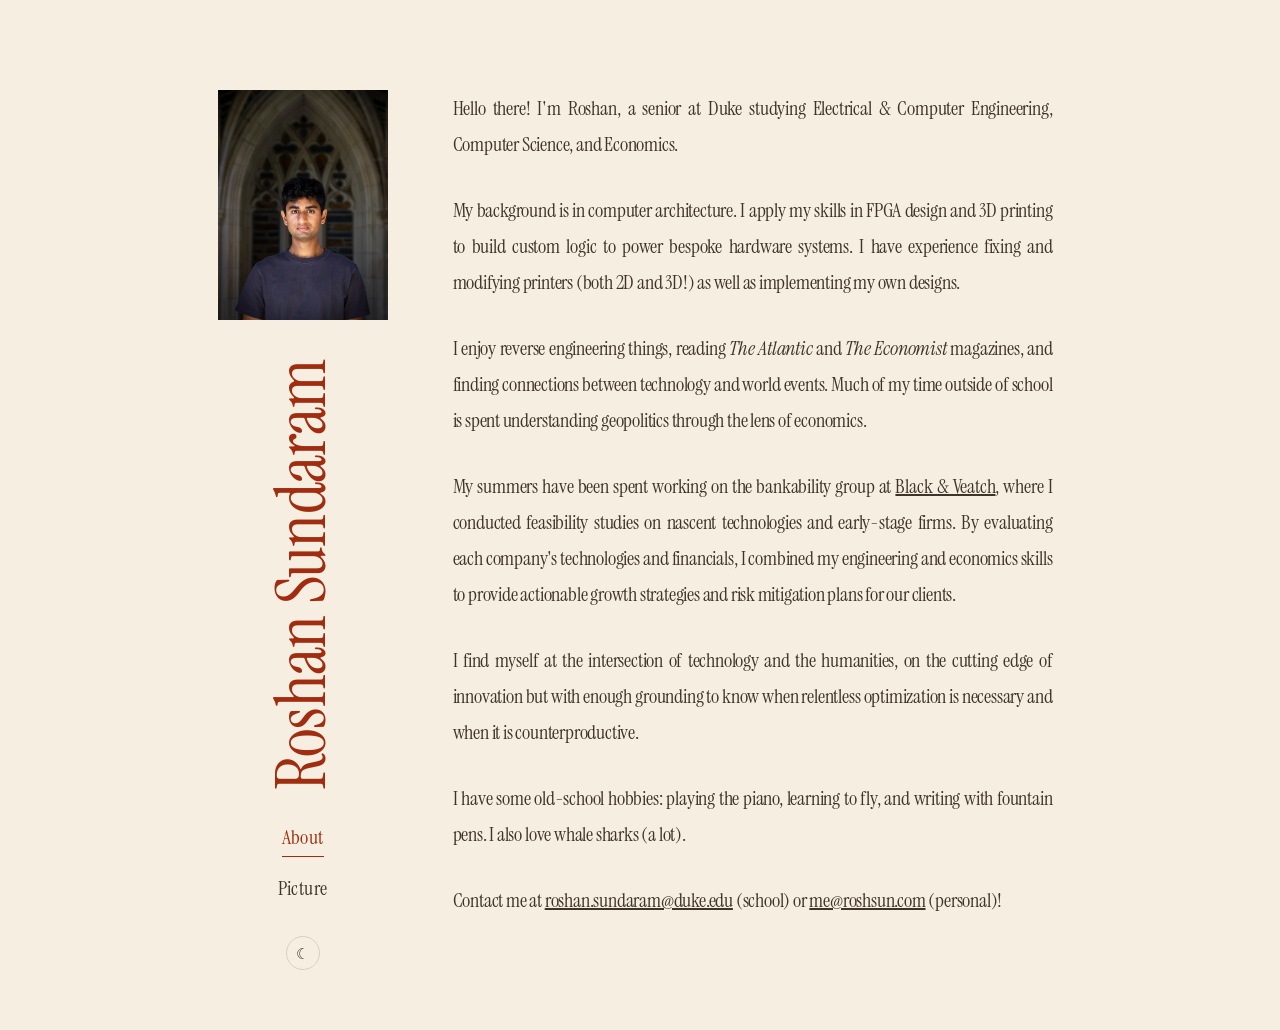
<file: index.html>
<!DOCTYPE html>
<html lang="en">
<head>
    <meta charset="UTF-8">
    <meta name="viewport" content="width=device-width, initial-scale=1.0">

    <title>Roshan Sundaram</title>
    <meta name="description" content="Roshan Sundaram — Electrical & Computer Engineering and Economics.">

    <script>
        (function () {
            try {
                var saved = localStorage.getItem("theme");
                if (saved === "light" || saved === "dark") {
                    document.documentElement.setAttribute("data-theme", saved);
                }
            } catch (e) {}
        })();
    </script>

    <link rel="stylesheet" href="style.css">
    <script src="theme.js" defer></script>
</head>

<body>

    <main>

        <div class="content-layout">

            <aside class="identity">

                <img
                    src="Photo.jpg"
                    alt="Roshan Sundaram"
                    class="headshot"
                >

                <div class="vertical-name">
                    <h1>Roshan Sundaram</h1>
                </div>

                <nav class="site-nav">
                    <a href="index.html" class="active">About</a>
                    <a href="picture.html">Picture</a>
                </nav>

                <button class="theme-toggle" type="button" aria-label="Switch to dark theme">
                    <span class="theme-toggle-icon" aria-hidden="true">☾</span>
                </button>

            </aside>

            <section class="bio">

                <p>
                    Hello there! I'm Roshan, a senior at Duke studying Electrical & Computer Engineering,
                    Computer Science, and Economics.
                </p>

                <p>
                    My background is in computer architecture. I apply my skills
                    in FPGA design and 3D printing to build custom
                    logic to power bespoke hardware systems. I have experience
                    fixing and modifying printers (both 2D and 3D!) as well as
                    implementing my own designs.
                </p>

                <p>
                    I enjoy reverse engineering things, reading <em>The Atlantic</em>
                    and <em> The Economist </em> magazines, and finding connections between technology and world
                    events. Much of my time outside of school is spent
                    understanding geopolitics through the lens of economics.
                </p>

                <p>
                    My summers have been spent working on the bankability group at
                    <a href="https://www.bv.com/" target="_blank" rel="noopener noreferrer">
                    Black & Veatch</a>, where I conducted feasibility studies on nascent technologies
                    and early-stage firms. By evaluating each company's technologies
                    and financials, I combined my engineering and economics skills
                    to provide actionable growth strategies and risk mitigation
                    plans for our clients.
                </p>

                <p>
                    I find myself at the intersection of technology and the
                    humanities, on the cutting edge of innovation but with enough
                    grounding to know when relentless optimization is necessary and when it is counterproductive. 
                    
                </p>
                <p>
                    I have some old-school hobbies: playing
                    the piano, learning to fly, and writing with
                    fountain pens. I also love whale sharks (a lot).
                </p>

                <p>
                    Contact me at
                    <a href="mailto:roshan.sundaram@duke.edu">
                        roshan.sundaram@duke.edu</a> (school) or
                    <a href="mailto:roshan@roshsun.com">
                        me@roshsun.com</a> (personal)!
                </p>

            </section>

        </div>

    </main>

</body>
</html>
</file>
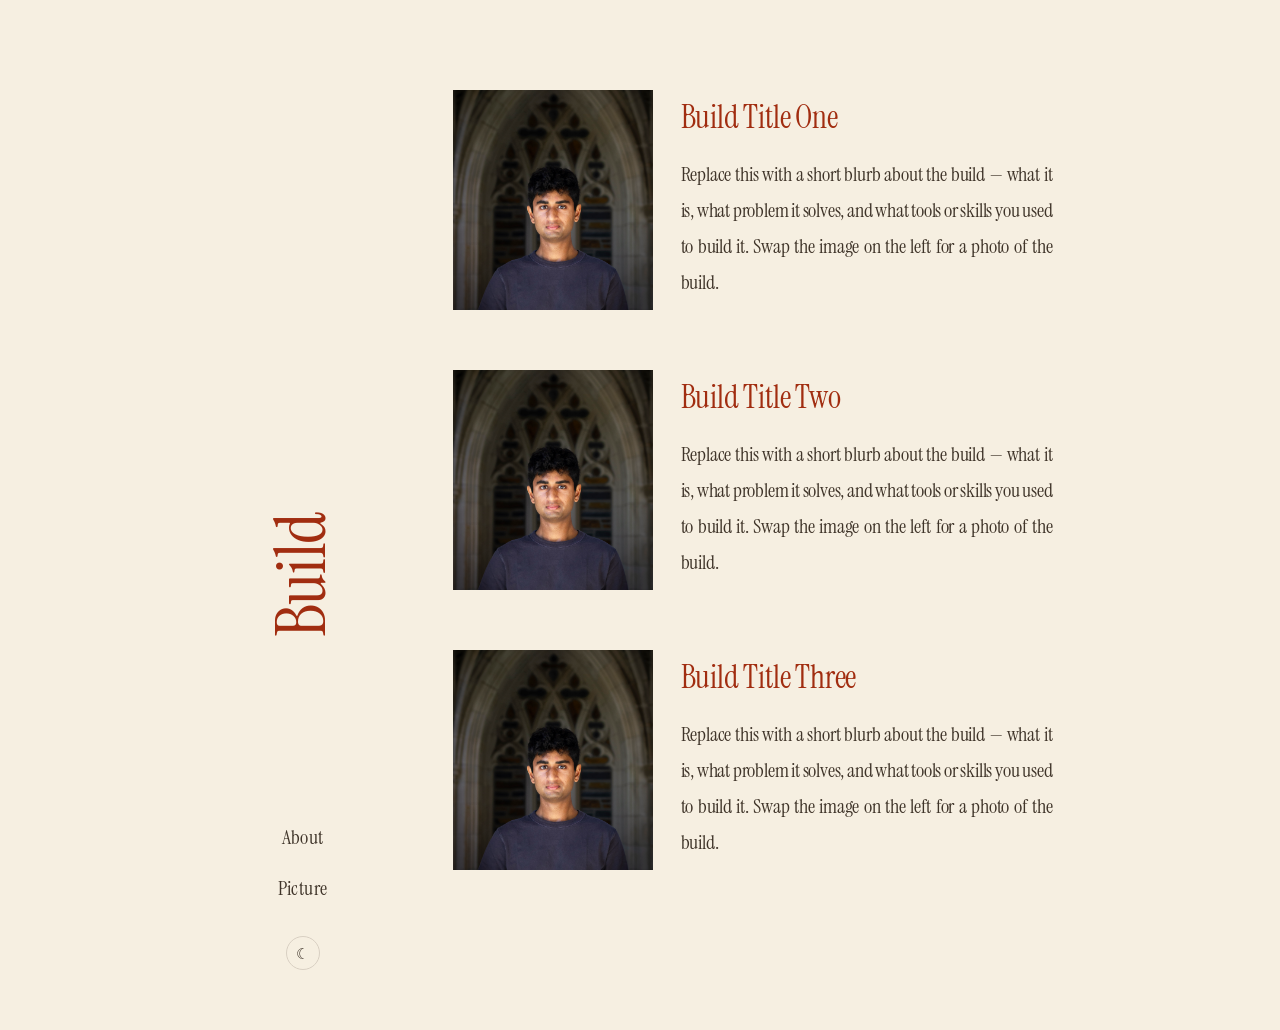
<file: build.html>
<!DOCTYPE html>
<html lang="en">
<head>
    <meta charset="UTF-8">
    <meta name="viewport" content="width=device-width, initial-scale=1.0">

    <title>Build — Roshan Sundaram</title>
    <meta name="description" content="Roshan Sundaram — Build.">

    <script>
        (function () {
            try {
                var saved = localStorage.getItem("theme");
                if (saved === "light" || saved === "dark") {
                    document.documentElement.setAttribute("data-theme", saved);
                }
            } catch (e) {}
        })();
    </script>

    <link rel="stylesheet" href="style.css">
    <script src="theme.js" defer></script>
</head>

<body>

    <main>

        <div class="content-layout">

            <aside class="identity">

                <div class="headshot-spacer" aria-hidden="true"></div>

                <div class="vertical-name">
                    <h1>Build</h1>
                </div>

                <nav class="site-nav">
                    <a href="index.html">About</a>
                    <a href="picture.html">Picture</a>
                </nav>

                <button class="theme-toggle" type="button" aria-label="Switch to dark theme">
                    <span class="theme-toggle-icon" aria-hidden="true">☾</span>
                </button>

            </aside>

            <section class="build-list">

                <div class="build-item">

                    <img
                        src="Photo.jpg"
                        alt="Build one placeholder"
                        class="build-image"
                    >

                    <div class="build-text">
                        <h2>Build Title One</h2>
                        <p>
                            Replace this with a short blurb about the build — what it is,
                            what problem it solves, and what tools or skills you used to build it.
                            Swap the image on the left for a photo of the build.
                        </p>
                    </div>

                </div>

                <div class="build-item">

                    <img
                        src="Photo.jpg"
                        alt="Build two placeholder"
                        class="build-image"
                    >

                    <div class="build-text">
                        <h2>Build Title Two</h2>
                        <p>
                            Replace this with a short blurb about the build — what it is,
                            what problem it solves, and what tools or skills you used to build it.
                            Swap the image on the left for a photo of the build.
                        </p>
                    </div>

                </div>

                <div class="build-item">

                    <img
                        src="Photo.jpg"
                        alt="Build three placeholder"
                        class="build-image"
                    >

                    <div class="build-text">
                        <h2>Build Title Three</h2>
                        <p>
                            Replace this with a short blurb about the build — what it is,
                            what problem it solves, and what tools or skills you used to build it.
                            Swap the image on the left for a photo of the build.
                        </p>
                    </div>

                </div>

            </section>

        </div>

    </main>

</body>
</html>
</file>
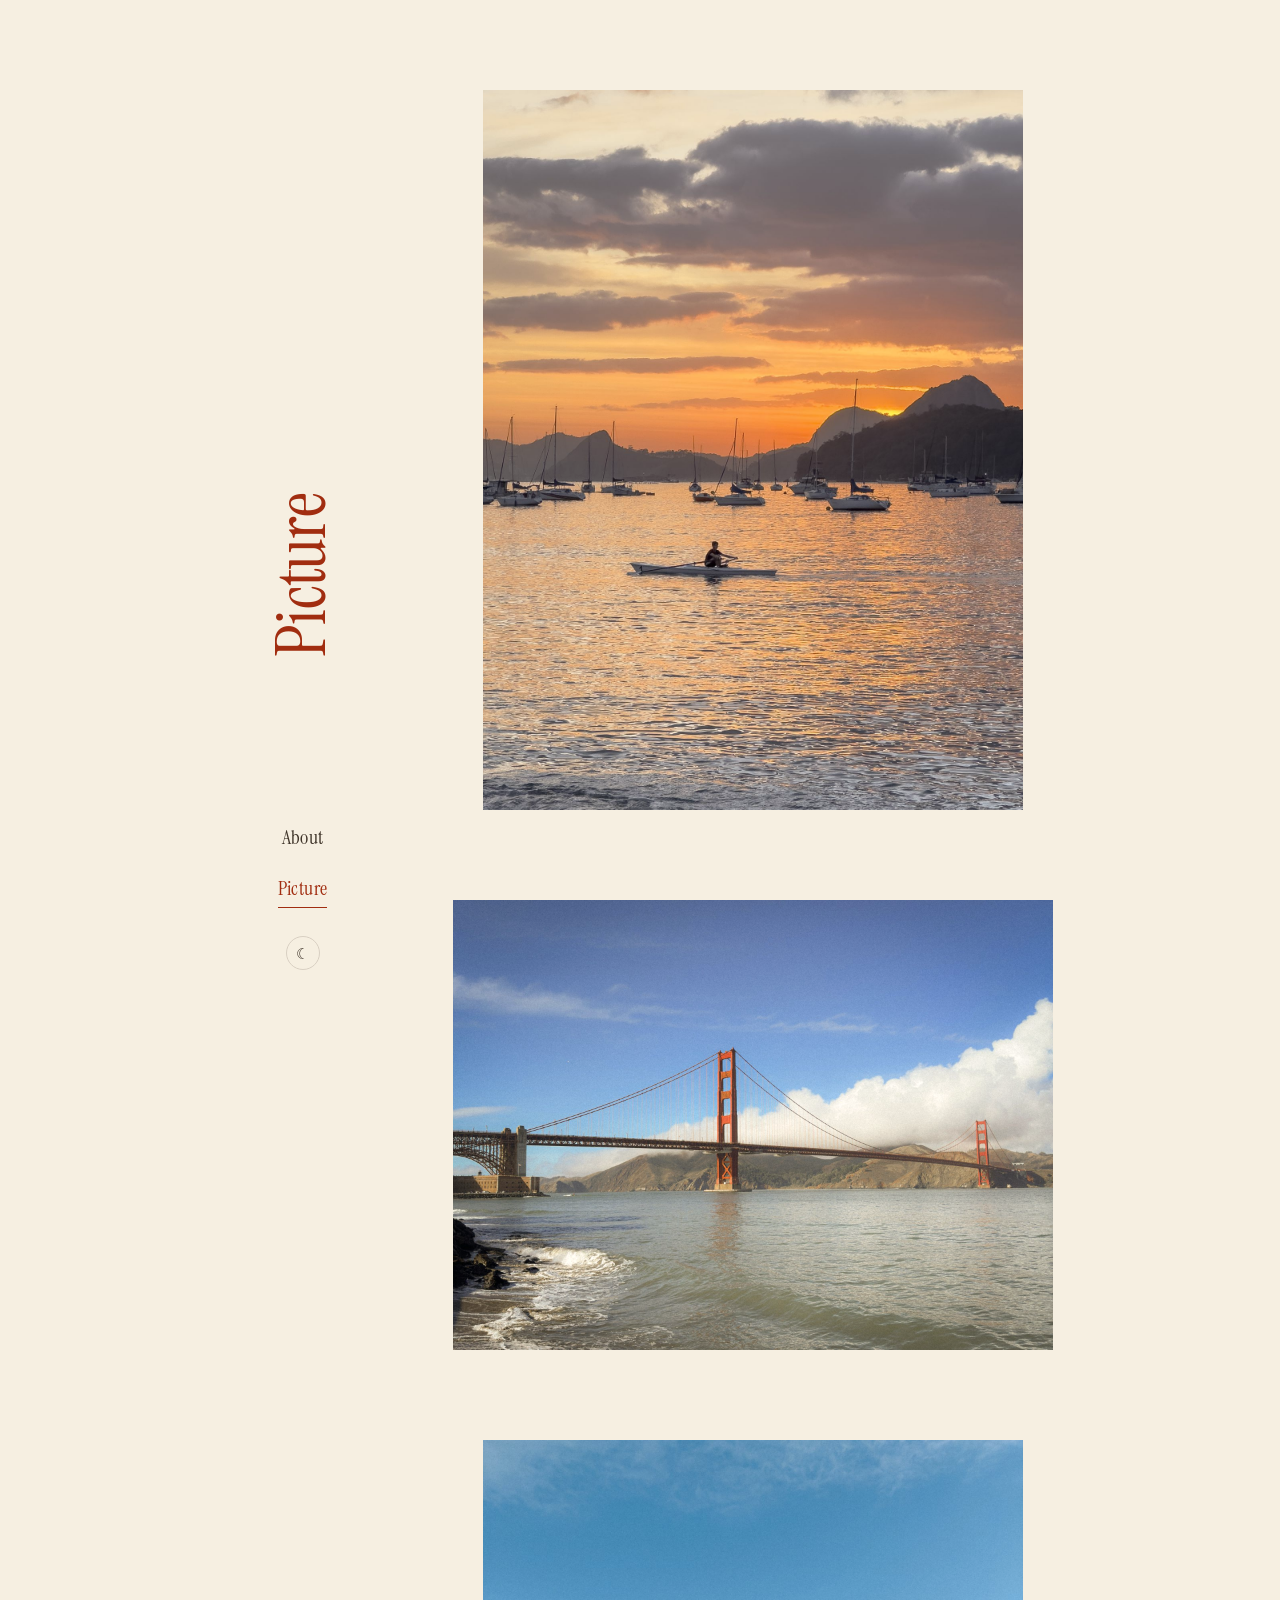
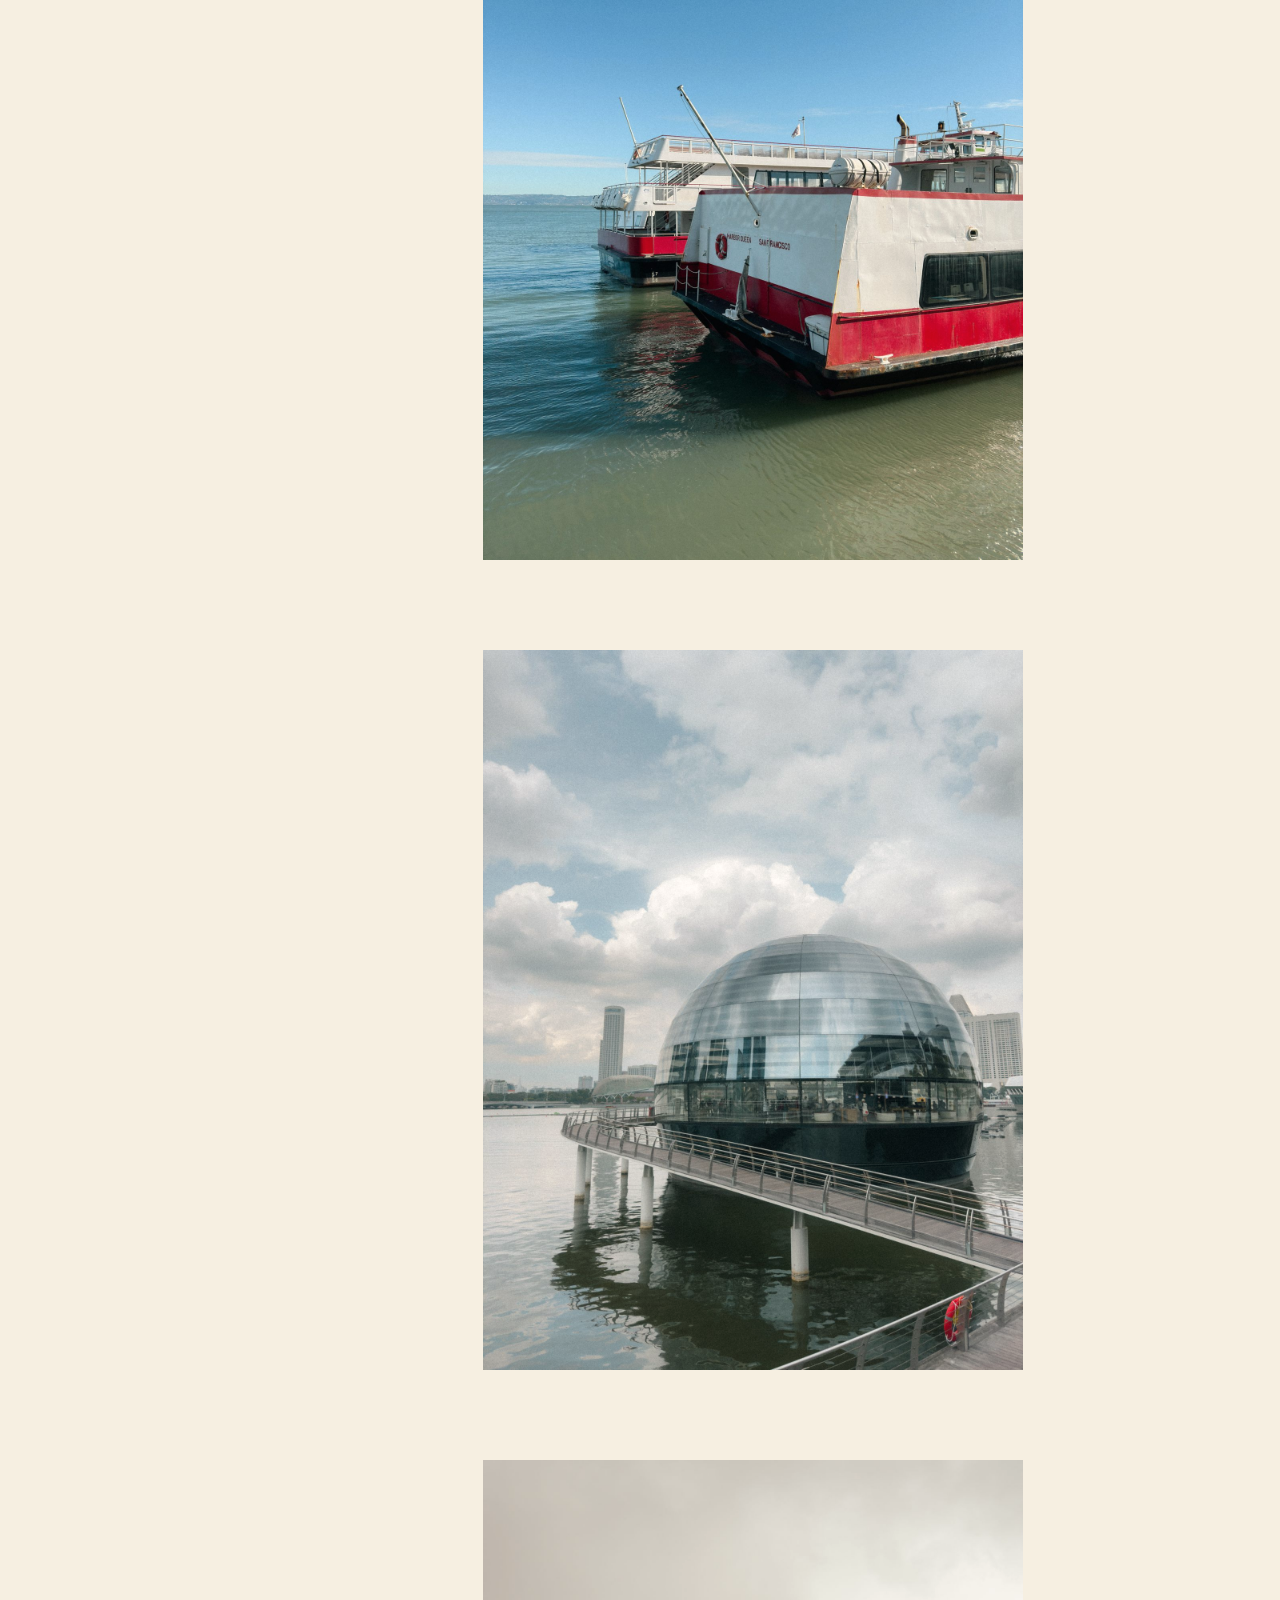
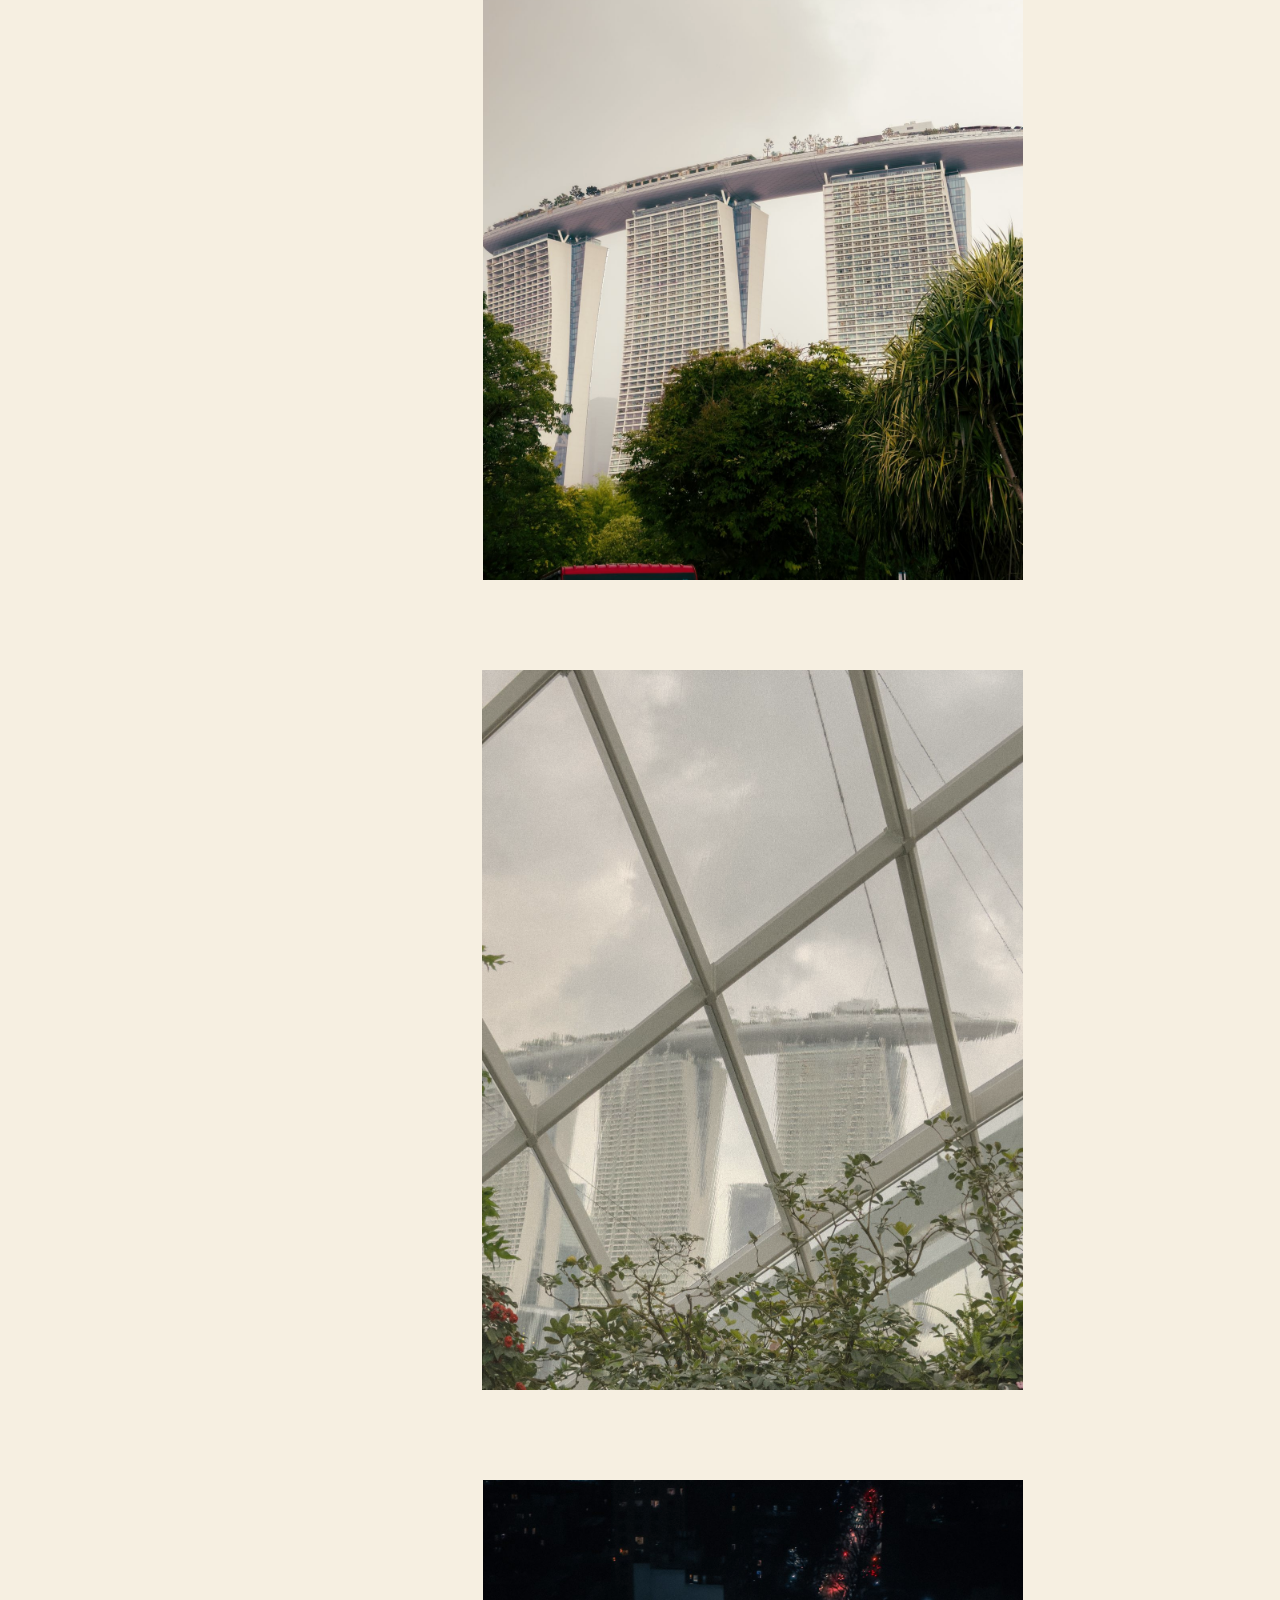
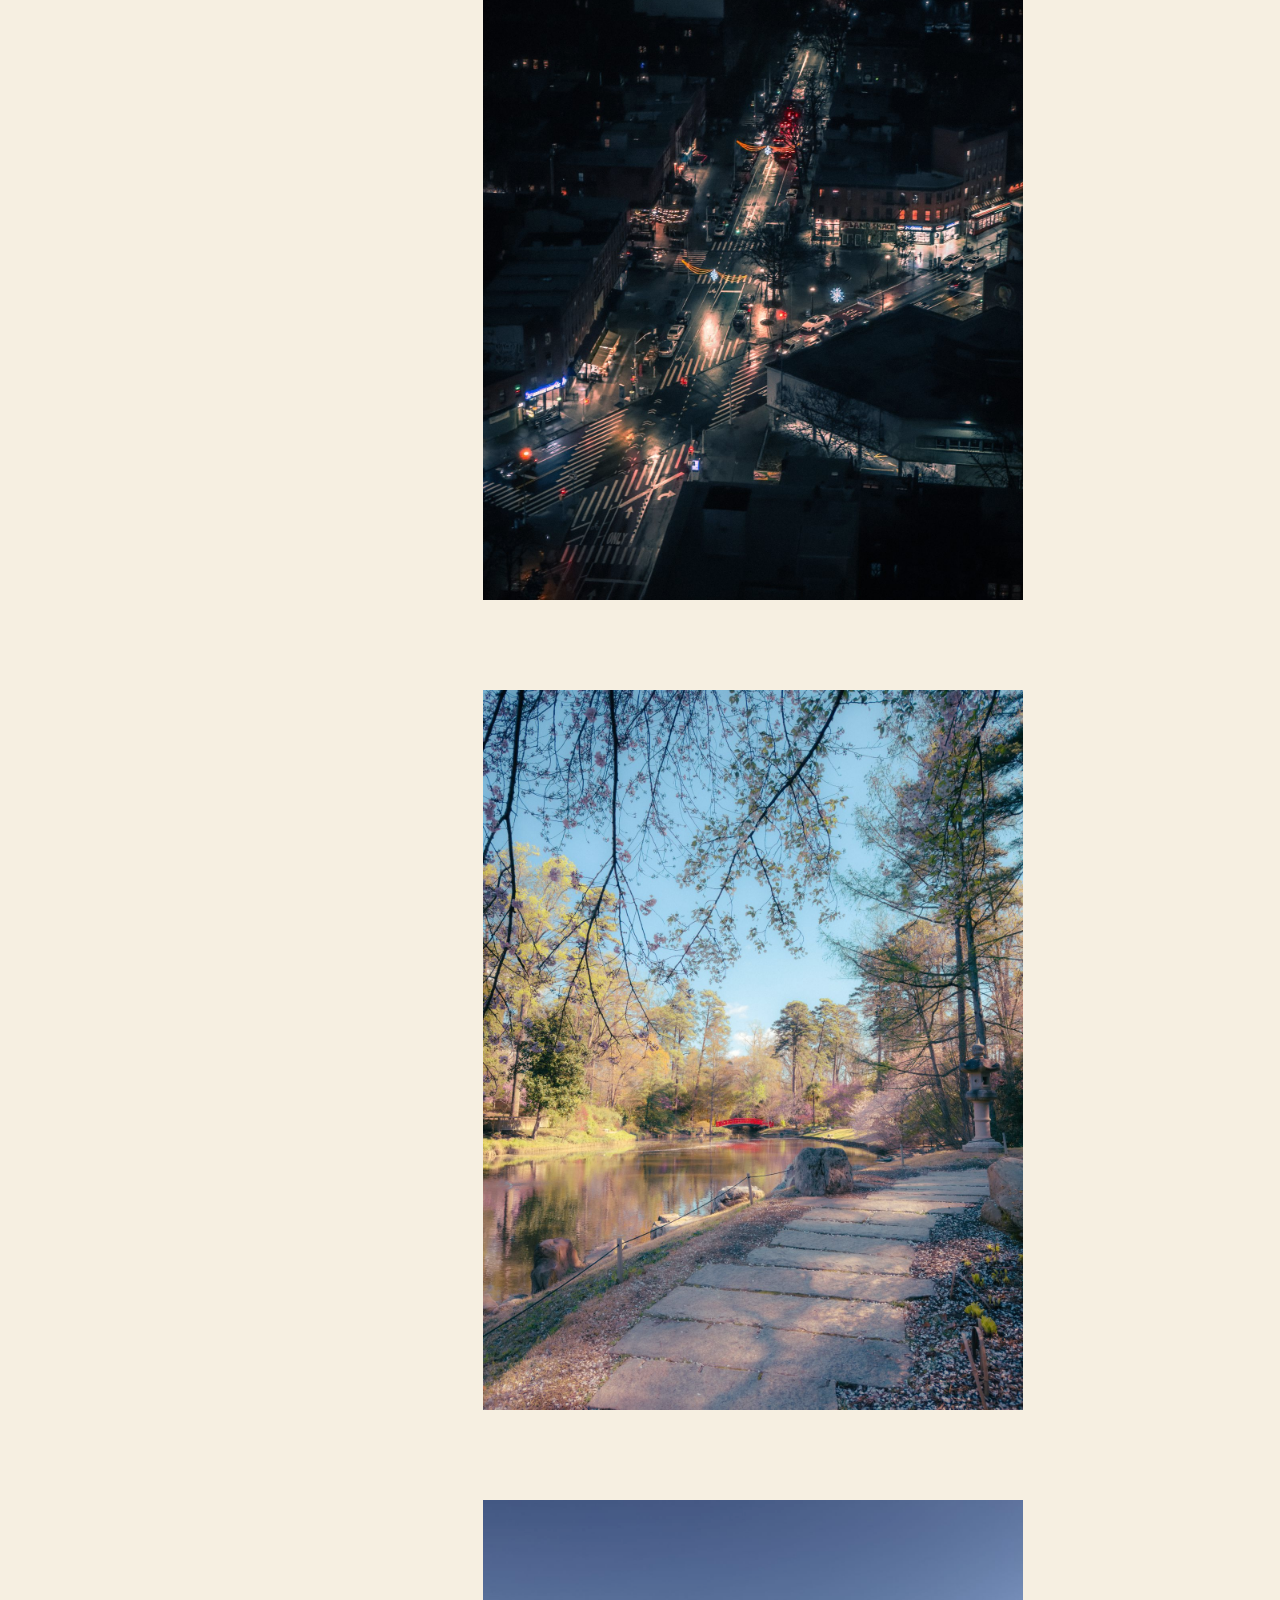
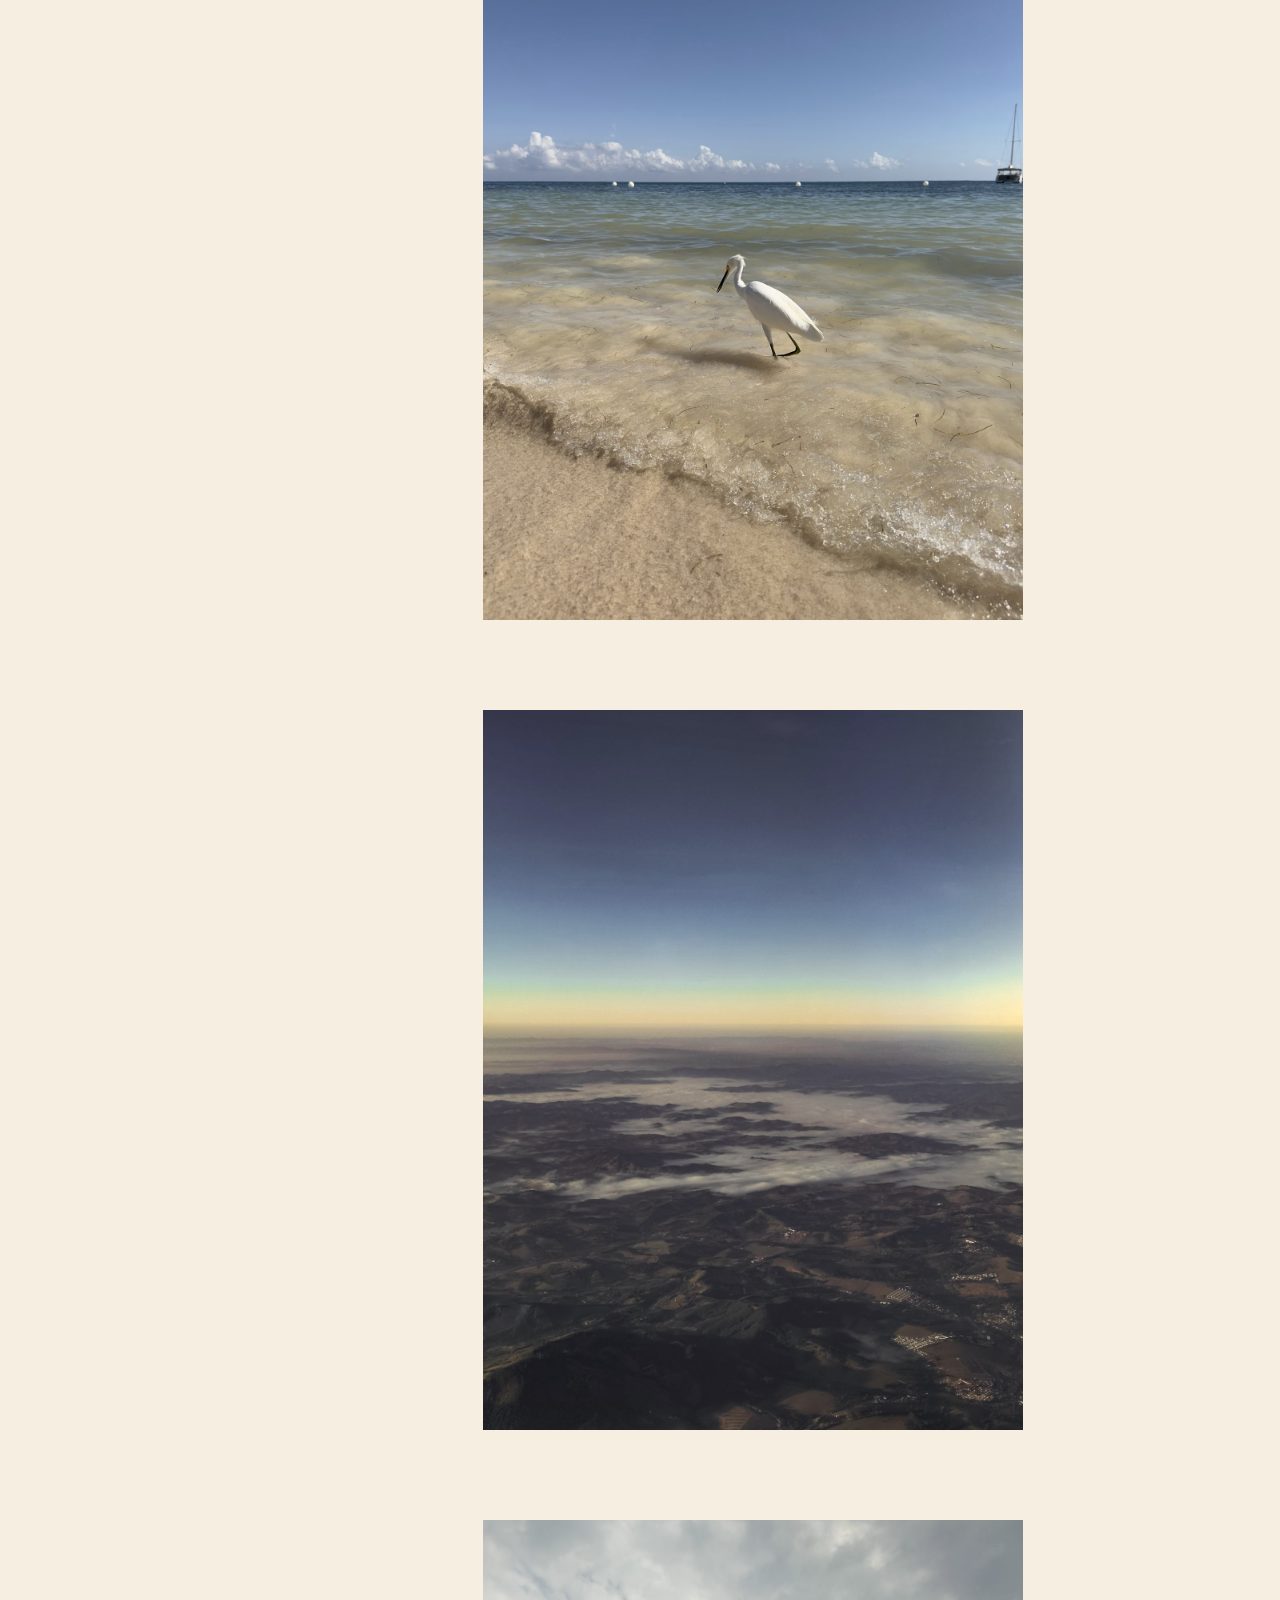
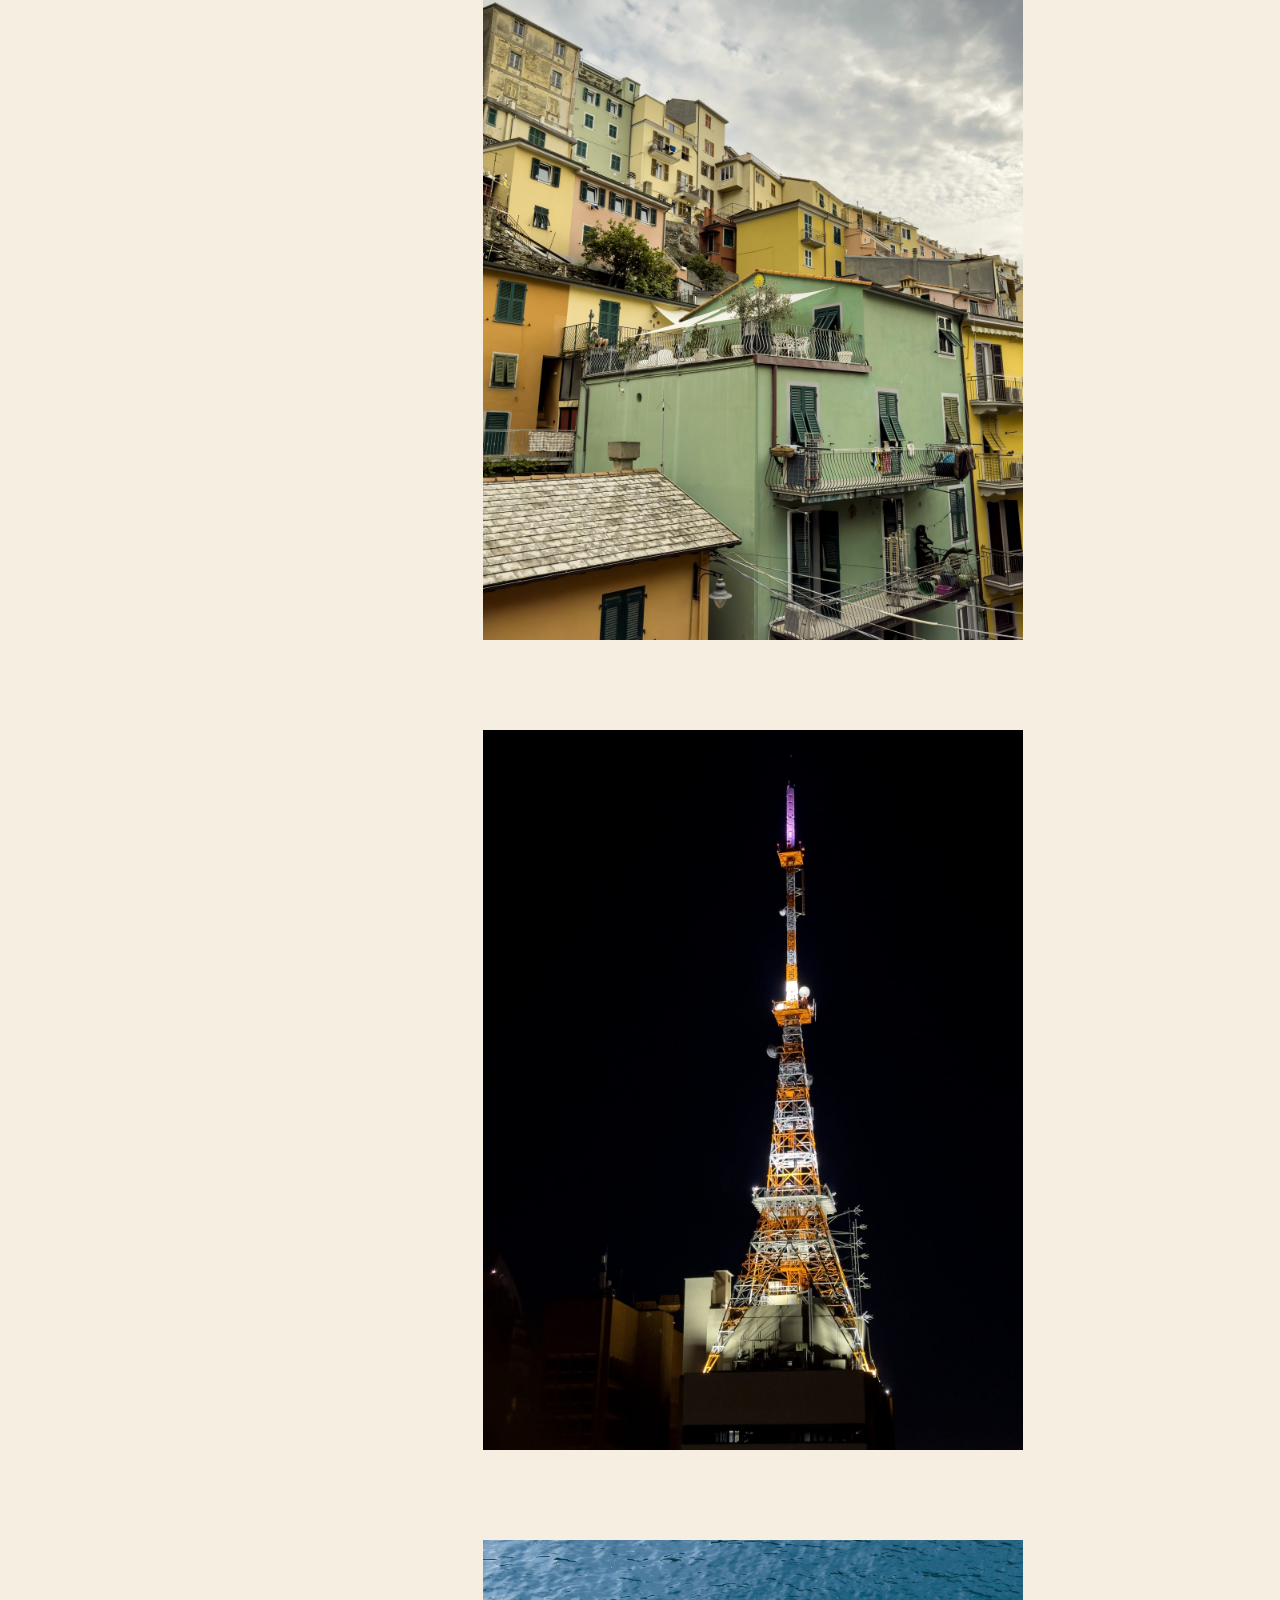
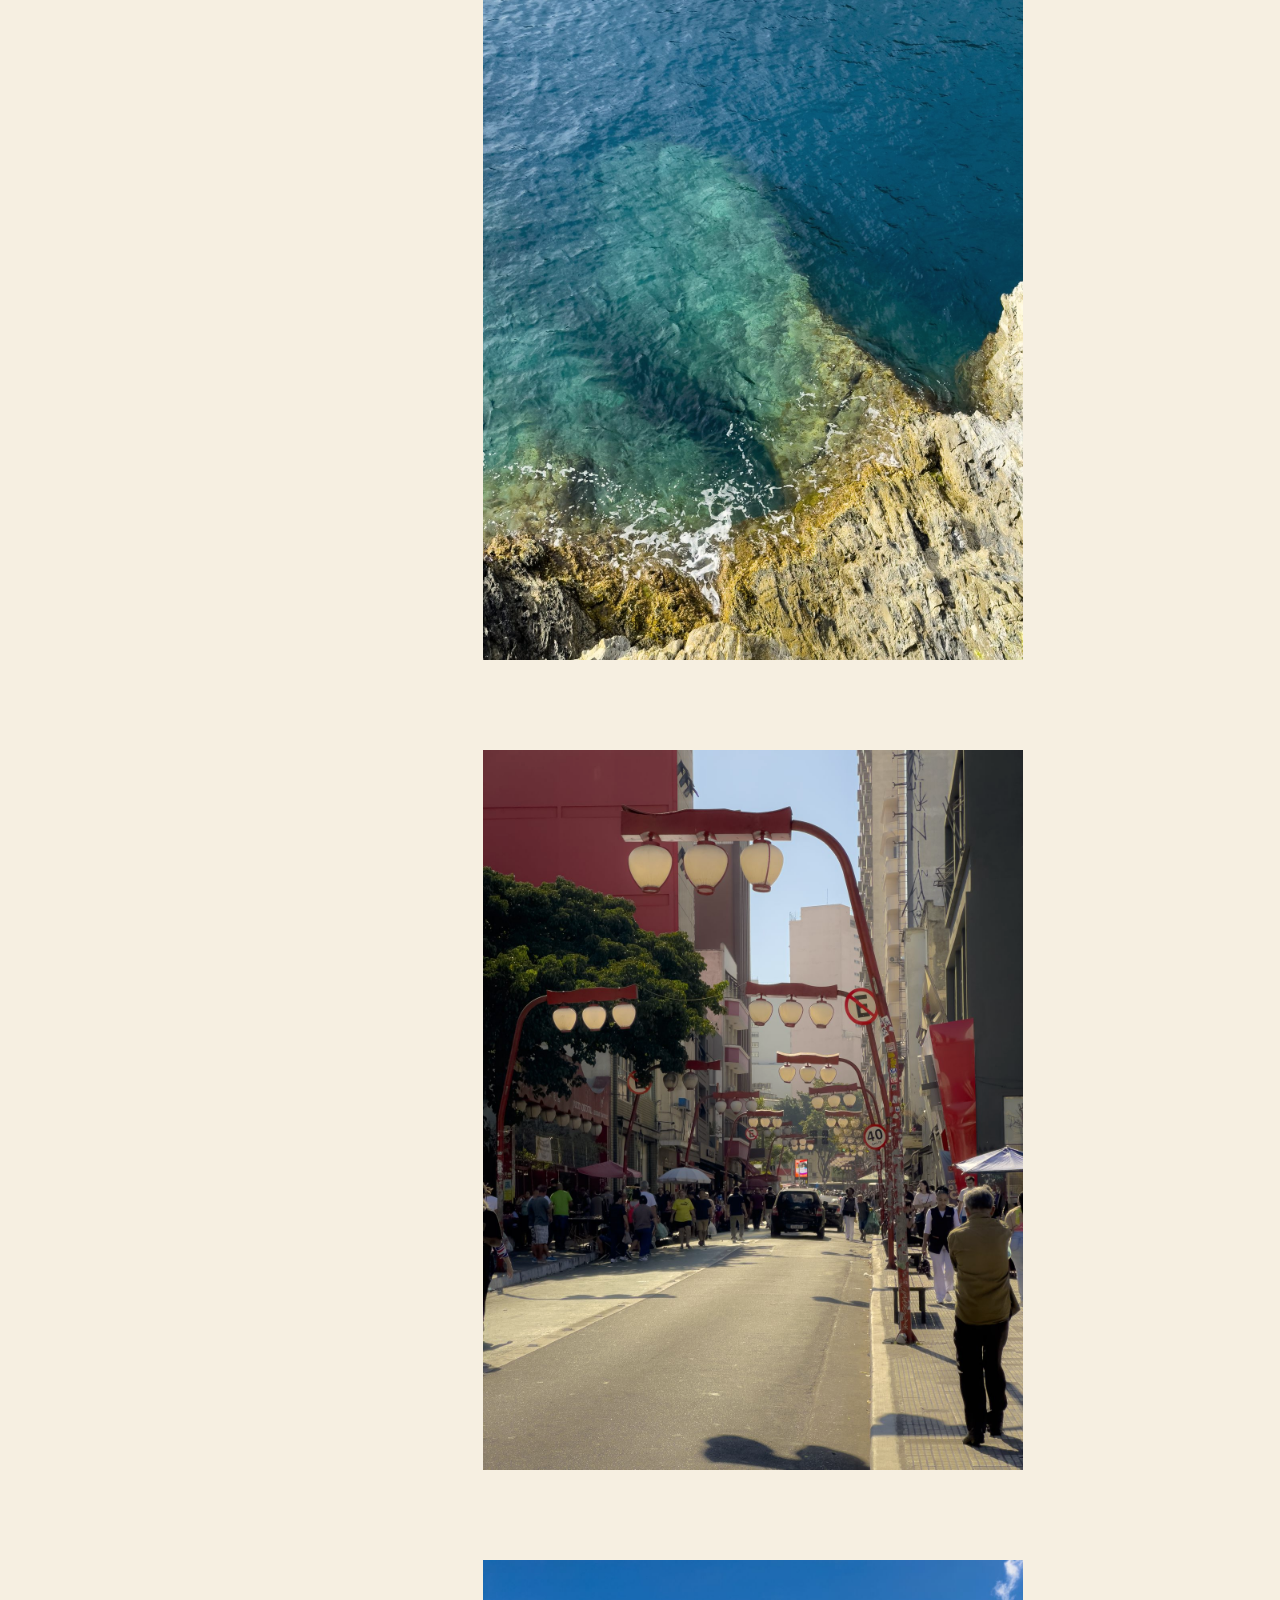
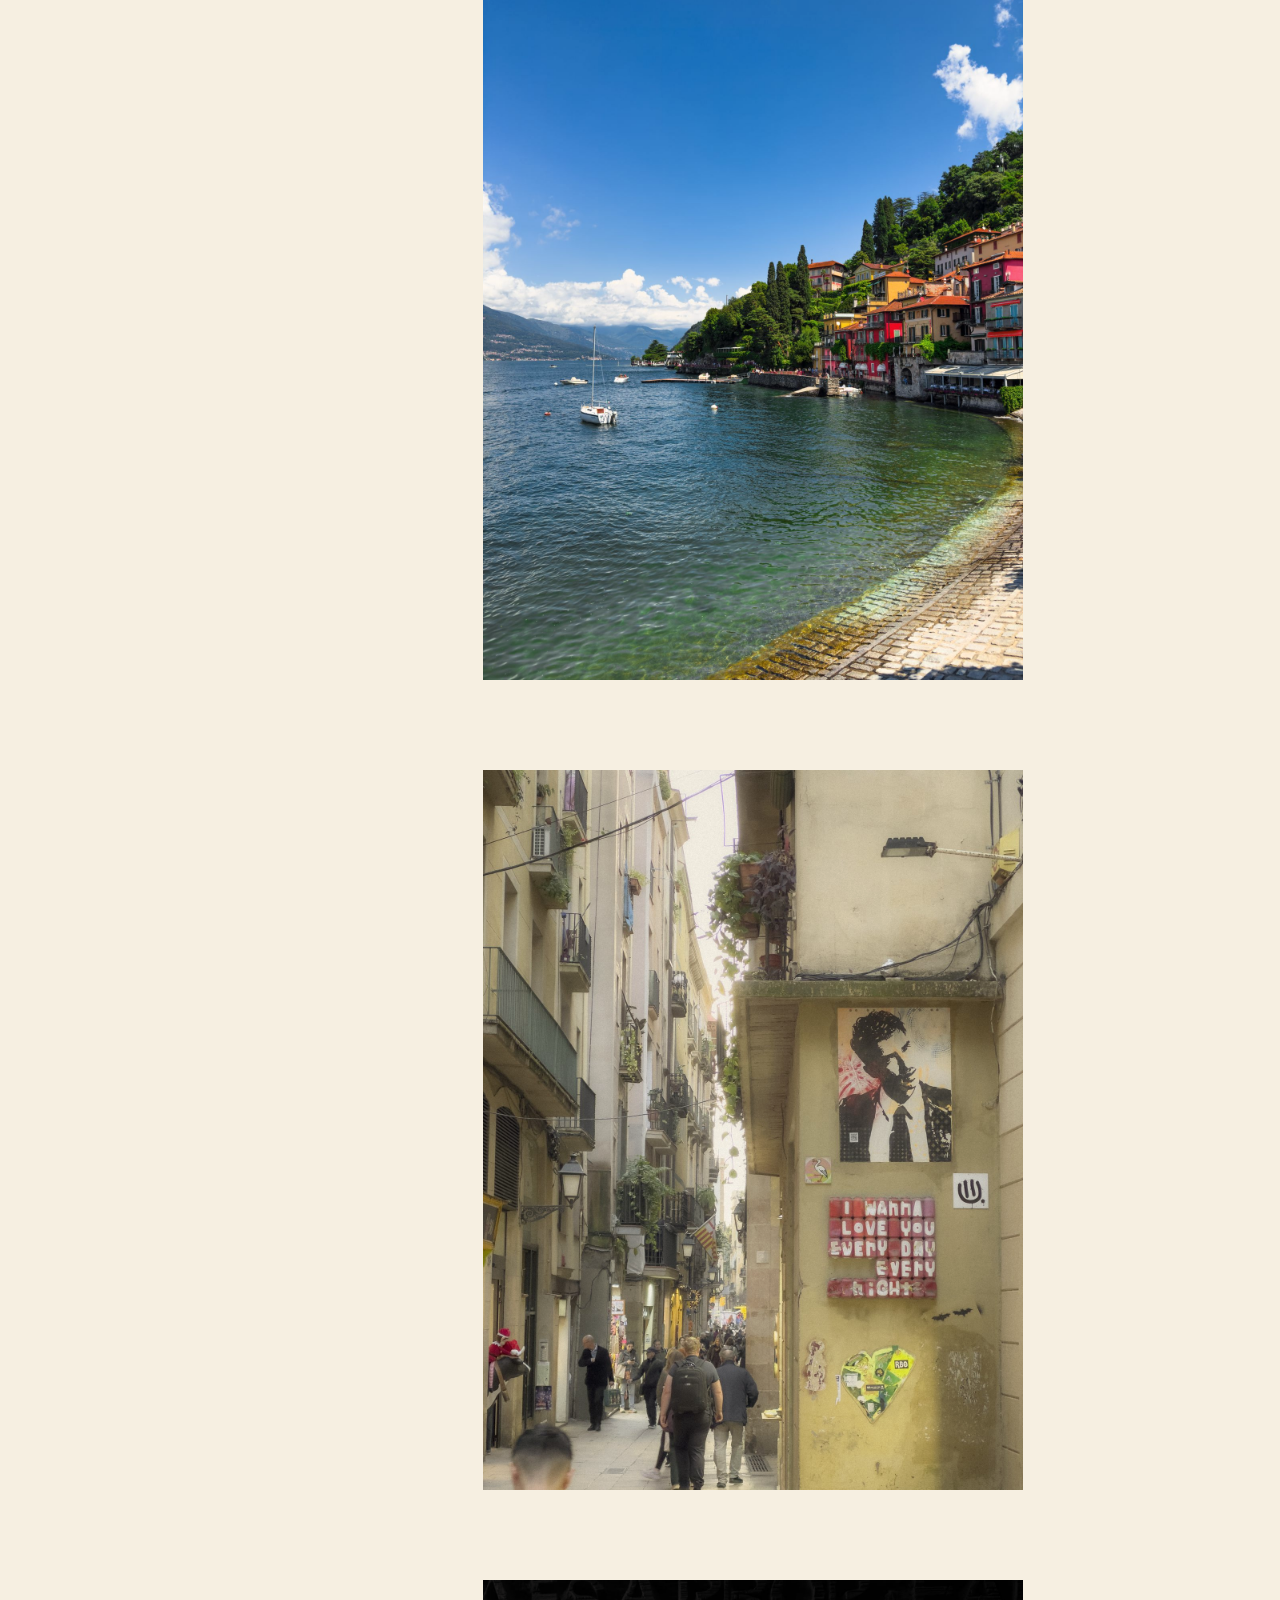
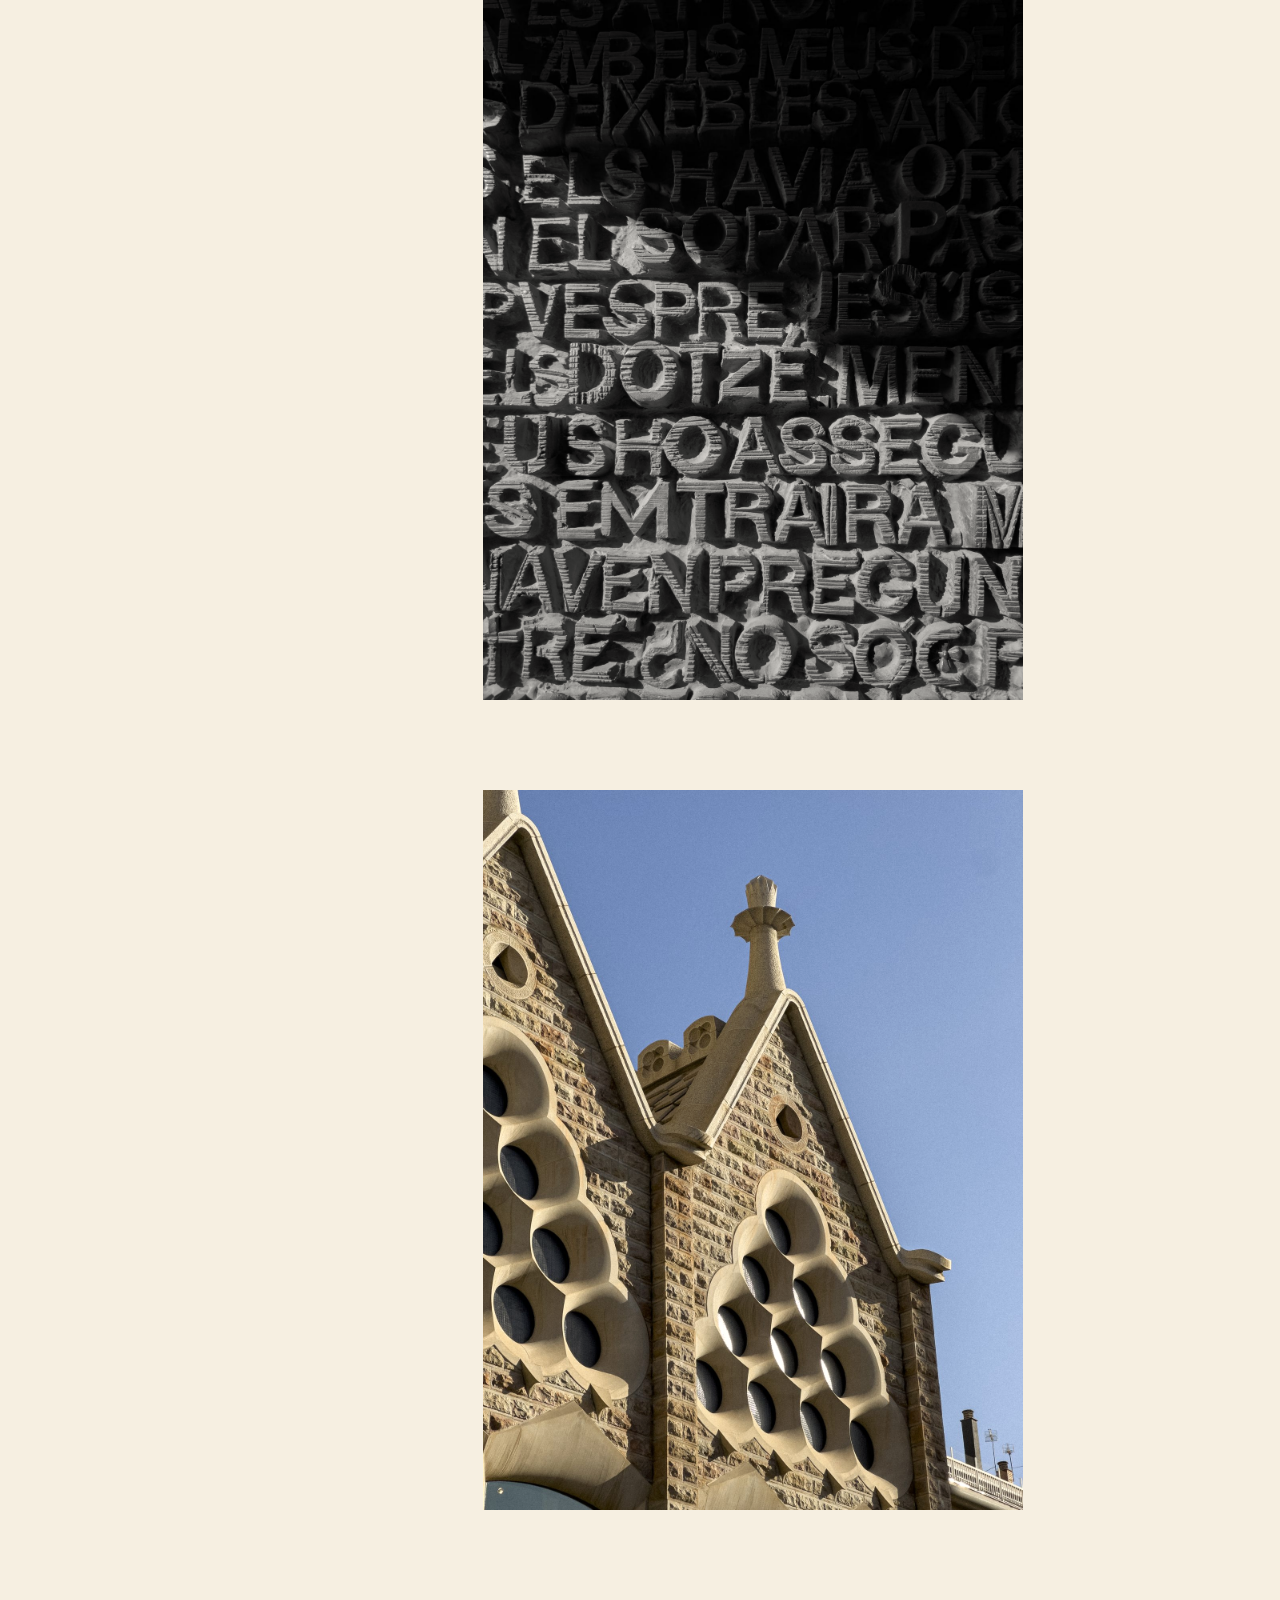
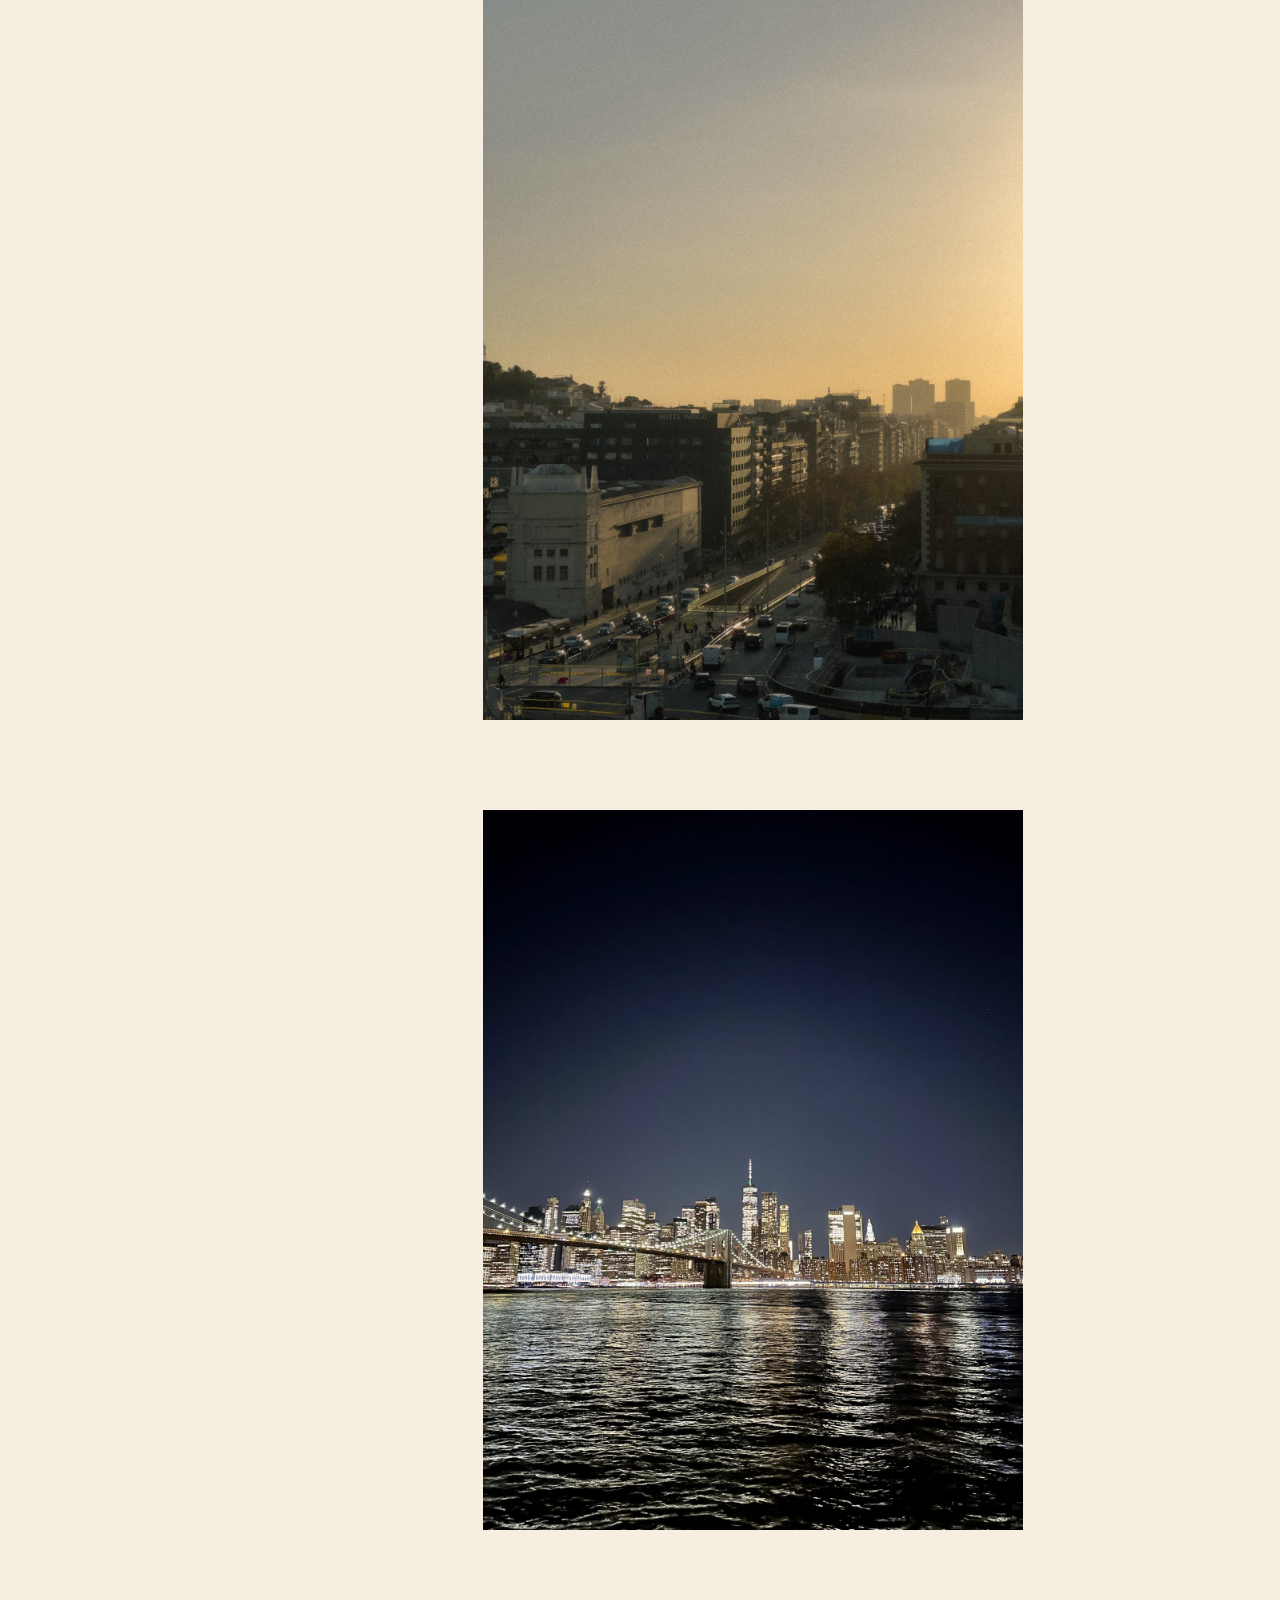
<file: picture.html>
<!DOCTYPE html>
<html lang="en">
<head>
    <meta charset="UTF-8">
    <meta name="viewport" content="width=device-width, initial-scale=1.0">

    <title>Picture — Roshan Sundaram</title>
    <meta name="description" content="Roshan Sundaram — Picture.">

    <script>
        (function () {
            try {
                var saved = localStorage.getItem("theme");
                if (saved === "light" || saved === "dark") {
                    document.documentElement.setAttribute("data-theme", saved);
                }
            } catch (e) {}
        })();
    </script>

    <link rel="stylesheet" href="style.css">
    <script src="theme.js" defer></script>
</head>

<body>

    <main>

        <div class="content-layout">

            <aside class="identity">

                <div class="headshot-spacer" aria-hidden="true"></div>

                <div class="vertical-name">
                    <h1>Picture</h1>
                </div>

                <nav class="site-nav">
                    <a href="index.html">About</a>
                    <a href="picture.html" class="active">Picture</a>
                </nav>

                <button class="theme-toggle" type="button" aria-label="Switch to dark theme">
                    <span class="theme-toggle-icon" aria-hidden="true">☾</span>
                </button>

            </aside>

            <section class="picture-list">

                <div class="picture-block">
                    <img src="images/picture/IMG_1057.jpg" alt="Picture" class="picture-image">
                </div>

                <div class="picture-block">
                    <img src="images/picture/IMG_2593.jpg" alt="Picture" class="picture-image">
                </div>

                <div class="picture-block">
                    <img src="images/picture/IMG_2677.jpg" alt="Picture" class="picture-image">
                </div>

                <div class="picture-block">
                    <img src="images/picture/IMG_3701.jpg" alt="Picture" class="picture-image">
                </div>

                <div class="picture-block">
                    <img src="images/picture/IMG_3818.jpg" alt="Picture" class="picture-image">
                </div>

                <div class="picture-block">
                    <img src="images/picture/IMG_3868.jpg" alt="Picture" class="picture-image">
                </div>

                <div class="picture-block">
                    <img src="images/picture/IMG_3985-2.jpg" alt="Picture" class="picture-image">
                </div>

                <div class="picture-block">
                    <img src="images/picture/IMG_5144.jpg" alt="Picture" class="picture-image">
                </div>

                <div class="picture-block">
                    <img src="images/picture/IMG_5835.jpg" alt="Picture" class="picture-image">
                </div>

                <div class="picture-block">
                    <img src="images/picture/IMG_7020.jpg" alt="Picture" class="picture-image">
                </div>

                <div class="picture-block">
                    <img src="images/picture/IMG_7097.jpg" alt="Picture" class="picture-image">
                </div>

                <div class="picture-block">
                    <img src="images/picture/IMG_7122.jpg" alt="Picture" class="picture-image">
                </div>

                <div class="picture-block">
                    <img src="images/picture/IMG_7149.jpg" alt="Picture" class="picture-image">
                </div>

                <div class="picture-block">
                    <img src="images/picture/IMG_7354.jpg" alt="Picture" class="picture-image">
                </div>

                <div class="picture-block">
                    <img src="images/picture/IMG_8155.jpg" alt="Picture" class="picture-image">
                </div>

                <div class="picture-block">
                    <img src="images/picture/IMG_8440.jpg" alt="Picture" class="picture-image">
                </div>

                <div class="picture-block">
                    <img src="images/picture/IMG_8585.jpg" alt="Picture" class="picture-image">
                </div>

                <div class="picture-block">
                    <img src="images/picture/IMG_8592.jpg" alt="Picture" class="picture-image">
                </div>

                <div class="picture-block">
                    <img src="images/picture/IMG_8683.jpg" alt="Picture" class="picture-image">
                </div>

                <div class="picture-block">
                    <img src="images/picture/IMG_8704.jpg" alt="Picture" class="picture-image">
                </div>

                <div class="picture-block">
                    <img src="images/picture/IMG_8762.jpg" alt="Picture" class="picture-image">
                </div>

                <div class="picture-block">
                    <img src="images/picture/IMG_9068.jpg" alt="Picture" class="picture-image">
                </div>

                <div class="picture-block">
                    <img src="images/picture/IMG_9374.jpg" alt="Picture" class="picture-image">
                </div>

                <div class="picture-block">
                    <img src="images/picture/IMG_9443.jpg" alt="Picture" class="picture-image">
                </div>

                <div class="picture-block">
                    <img src="images/picture/IMG_9484.jpg" alt="Picture" class="picture-image">
                </div>

                <div class="picture-block">
                    <img src="images/picture/IMG_9509.jpg" alt="Picture" class="picture-image">
                </div>

                <div class="picture-block">
                    <img src="images/picture/_MG_6645.jpg" alt="Picture" class="picture-image">
                </div>

            </section>

        </div>

    </main>

</body>
</html>
</file>
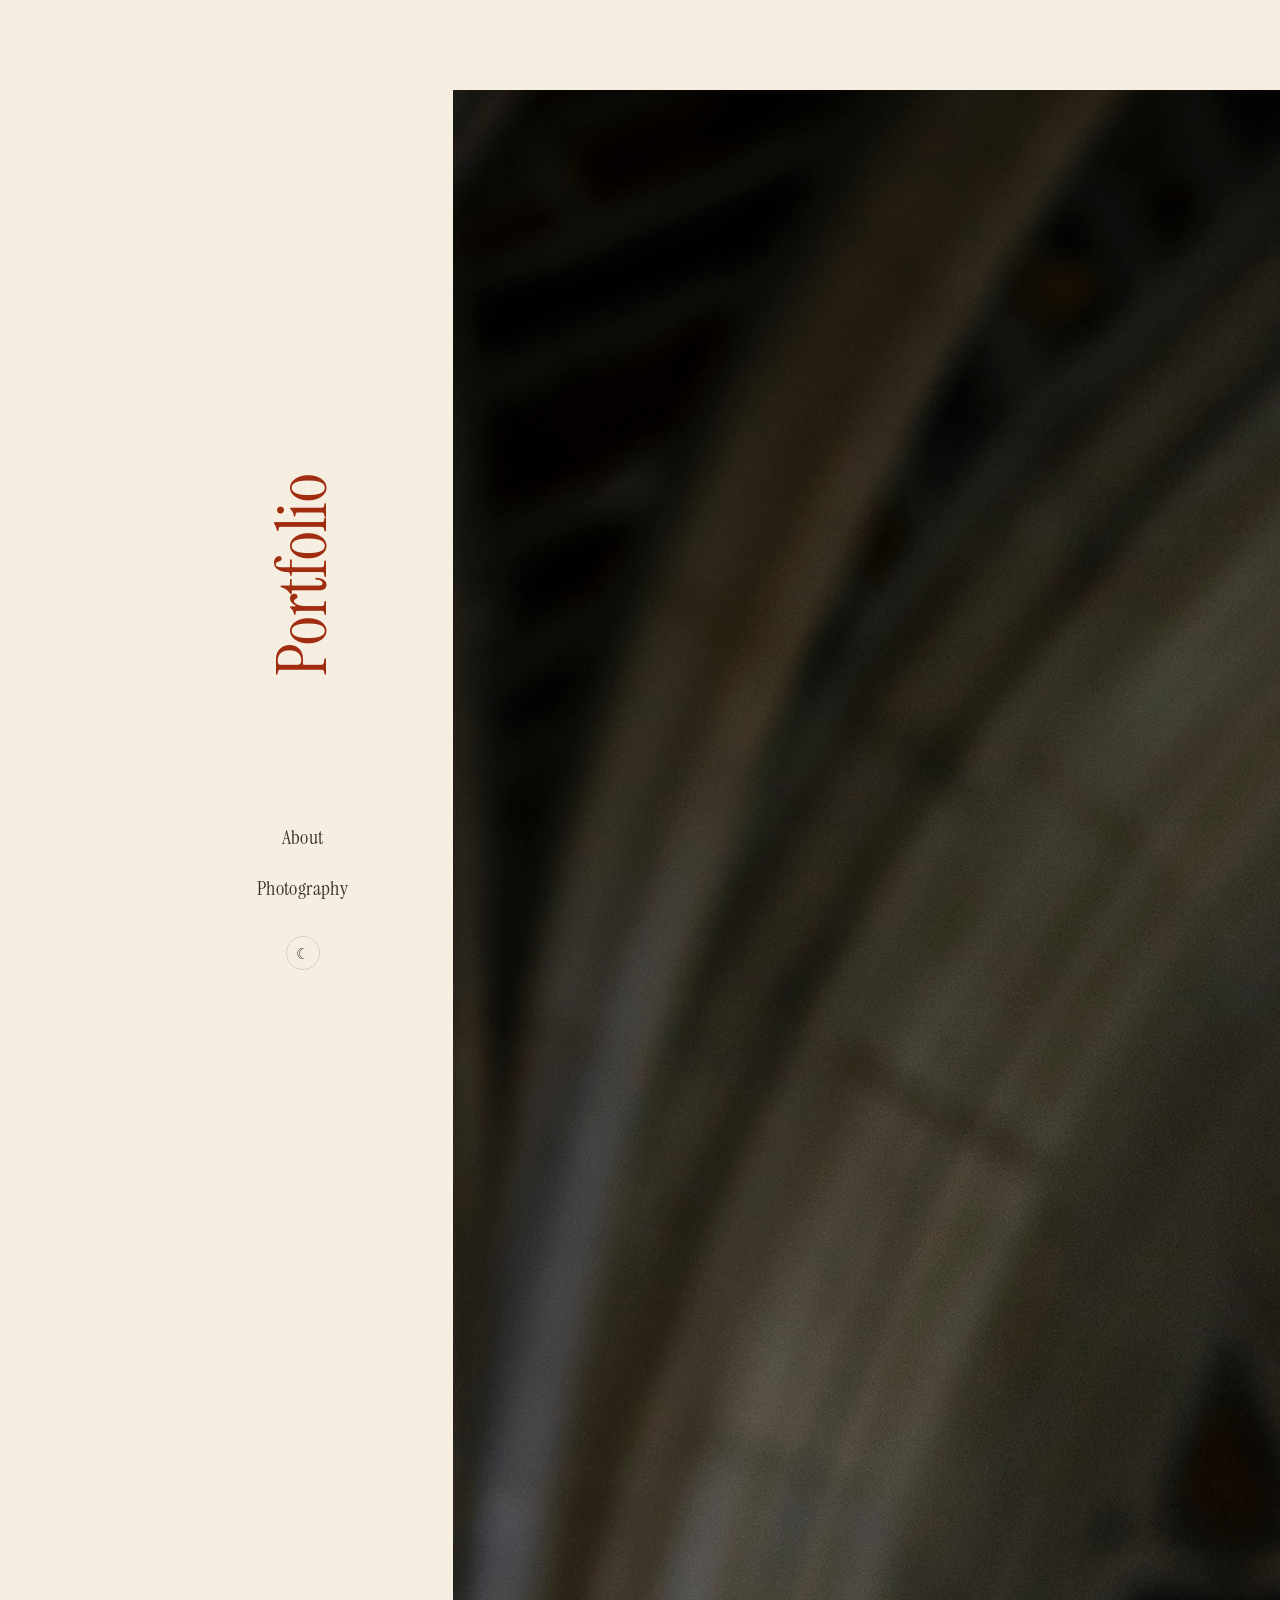
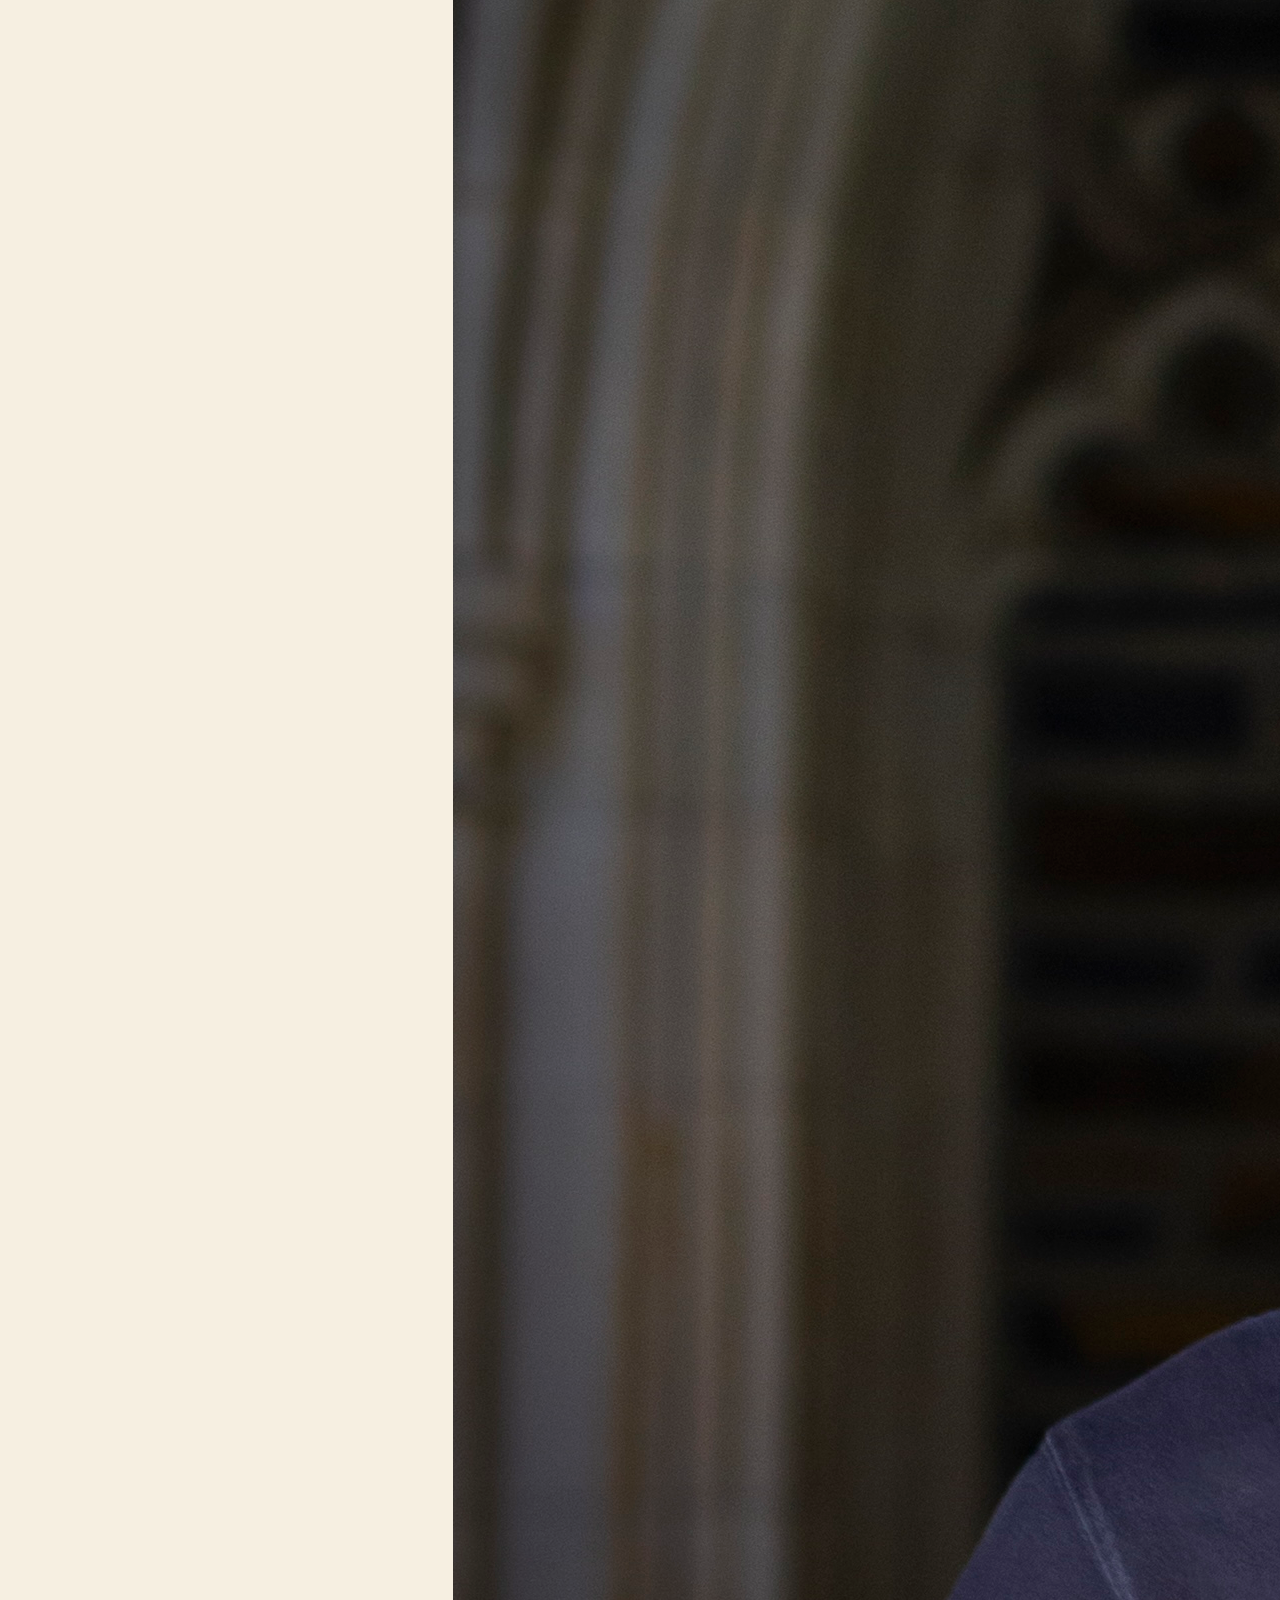
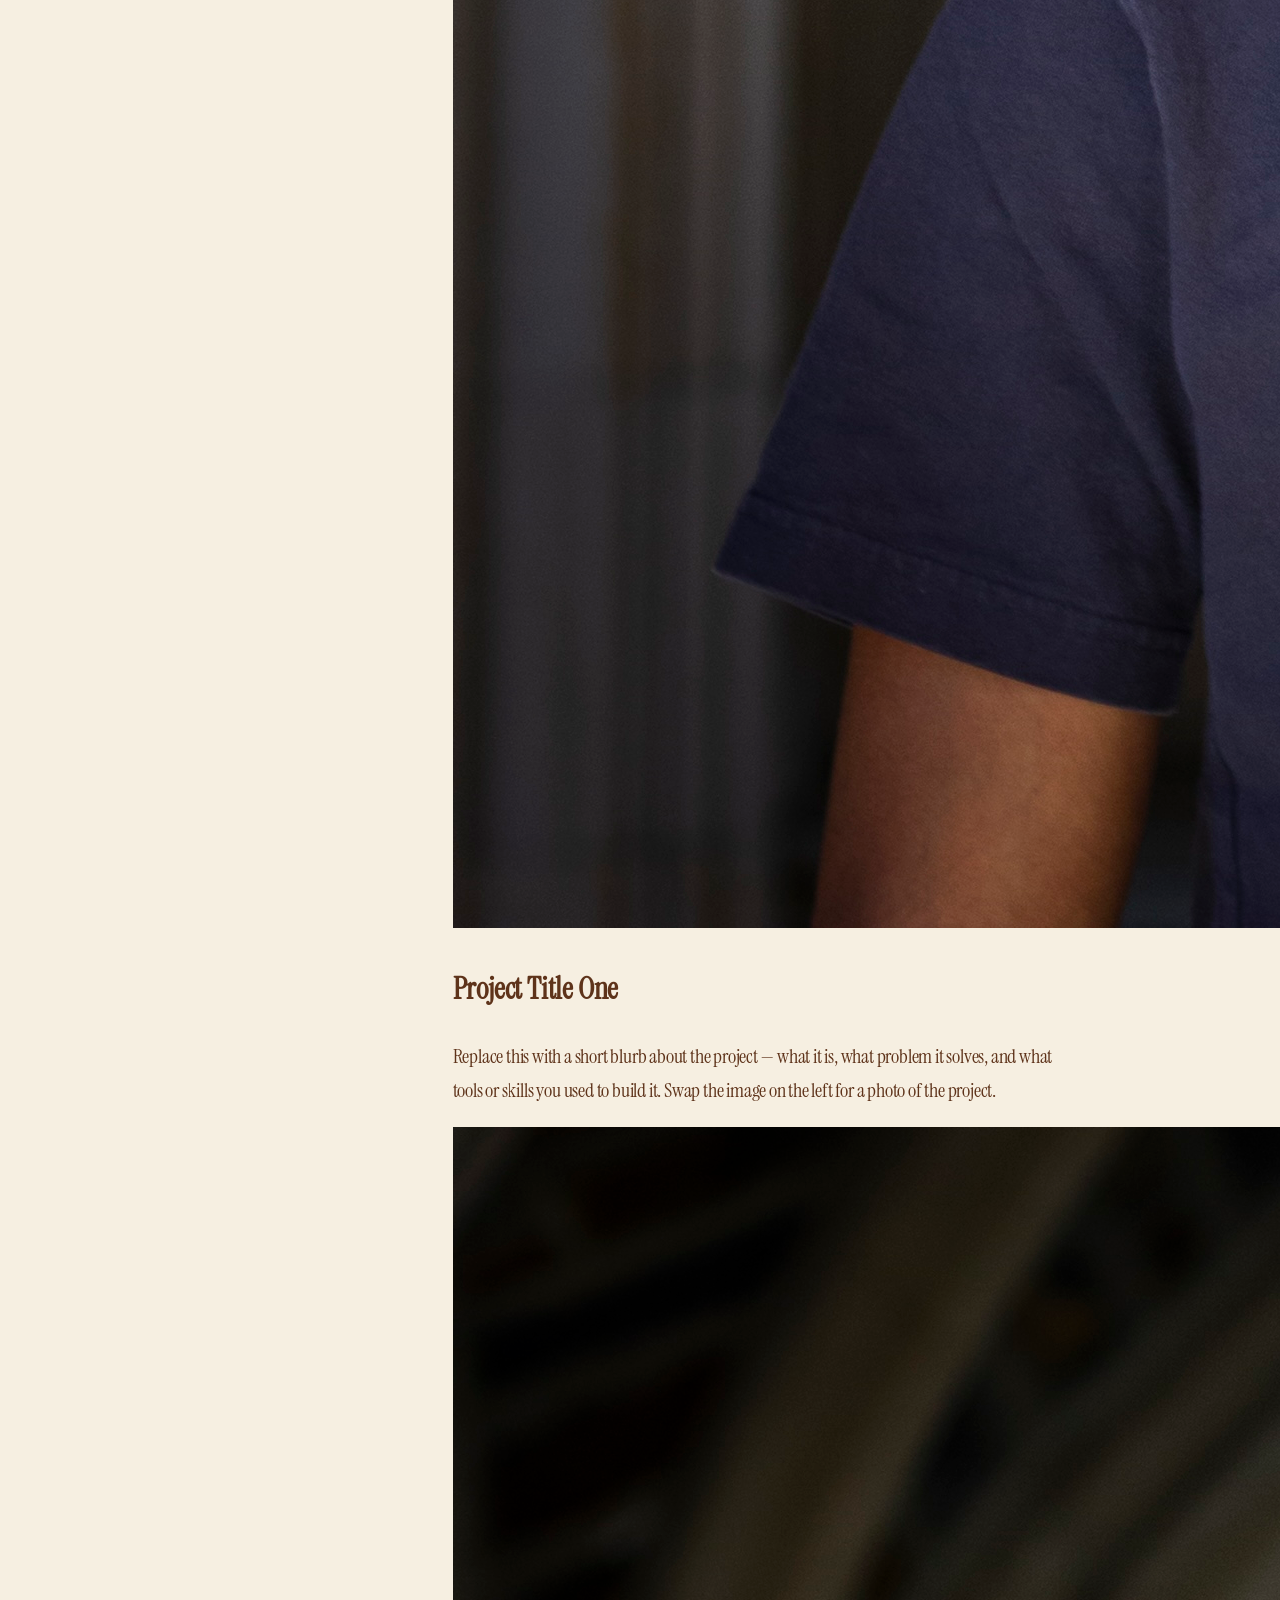
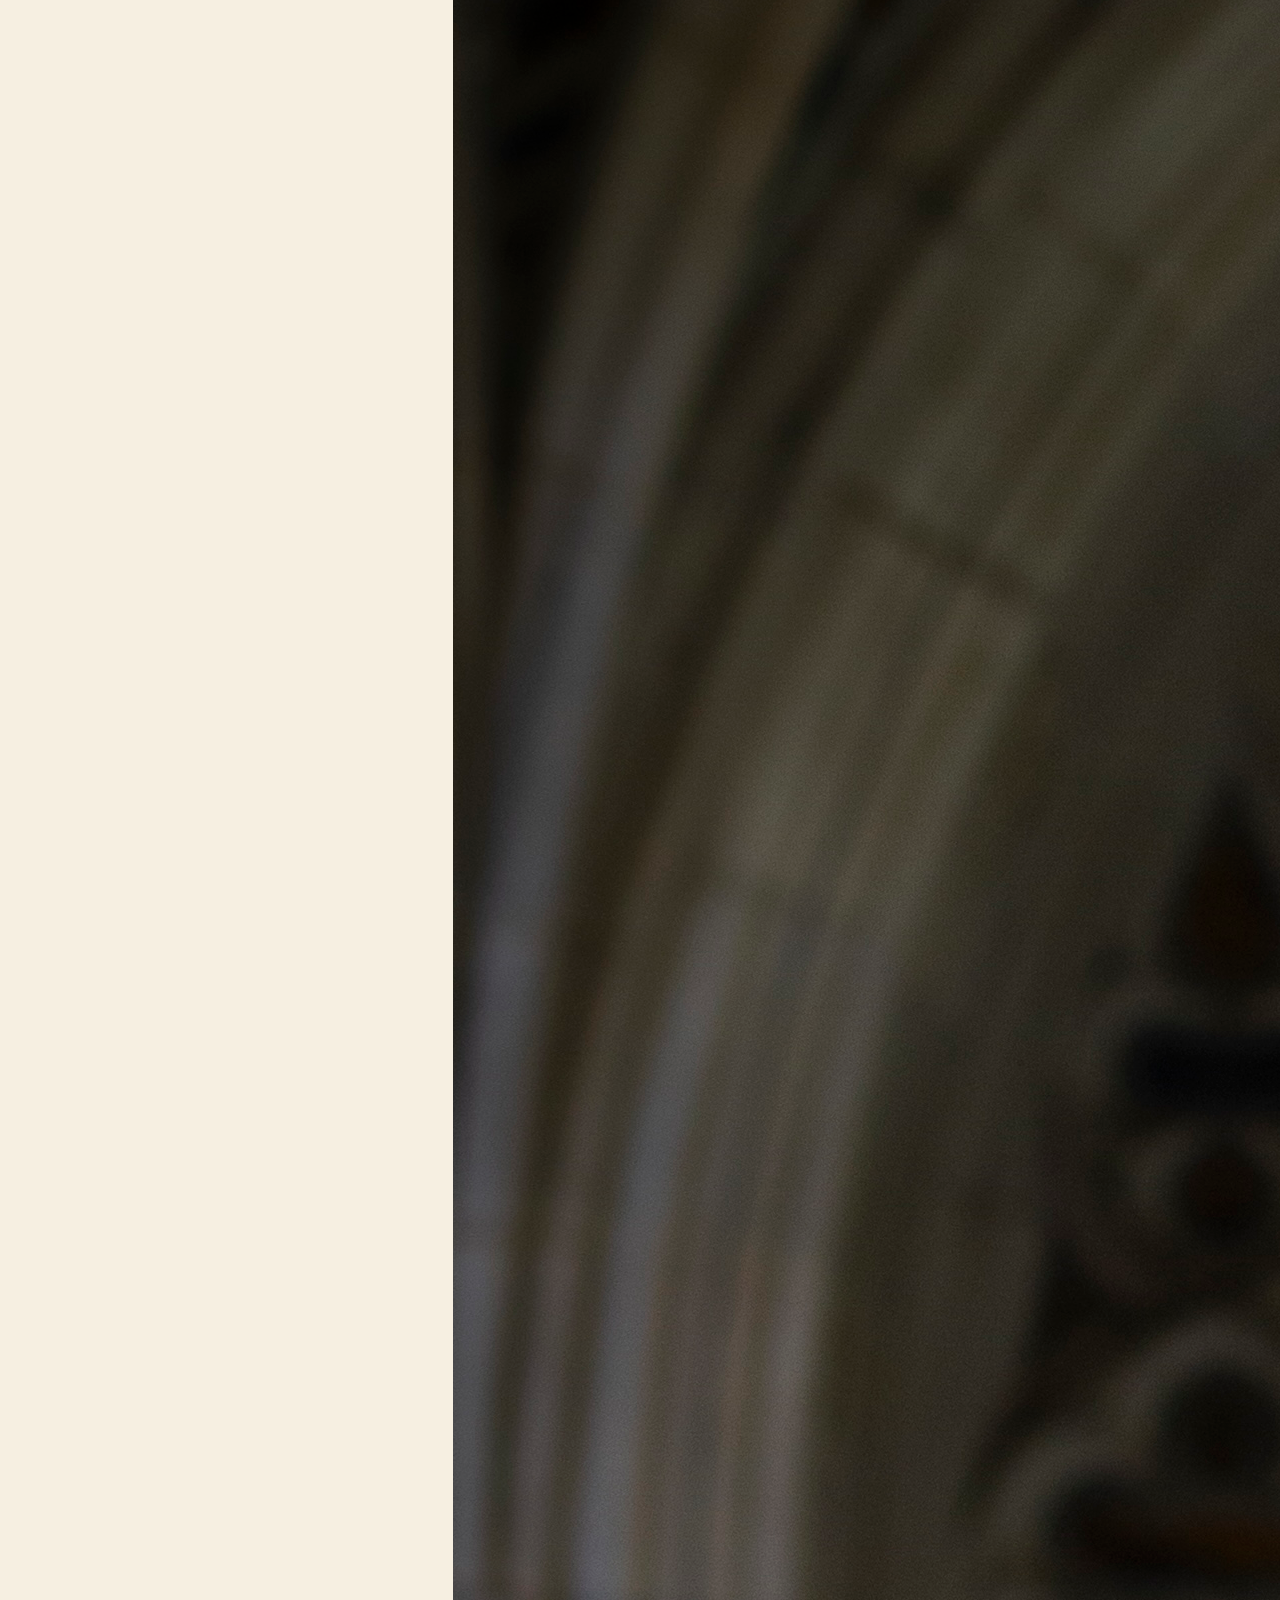
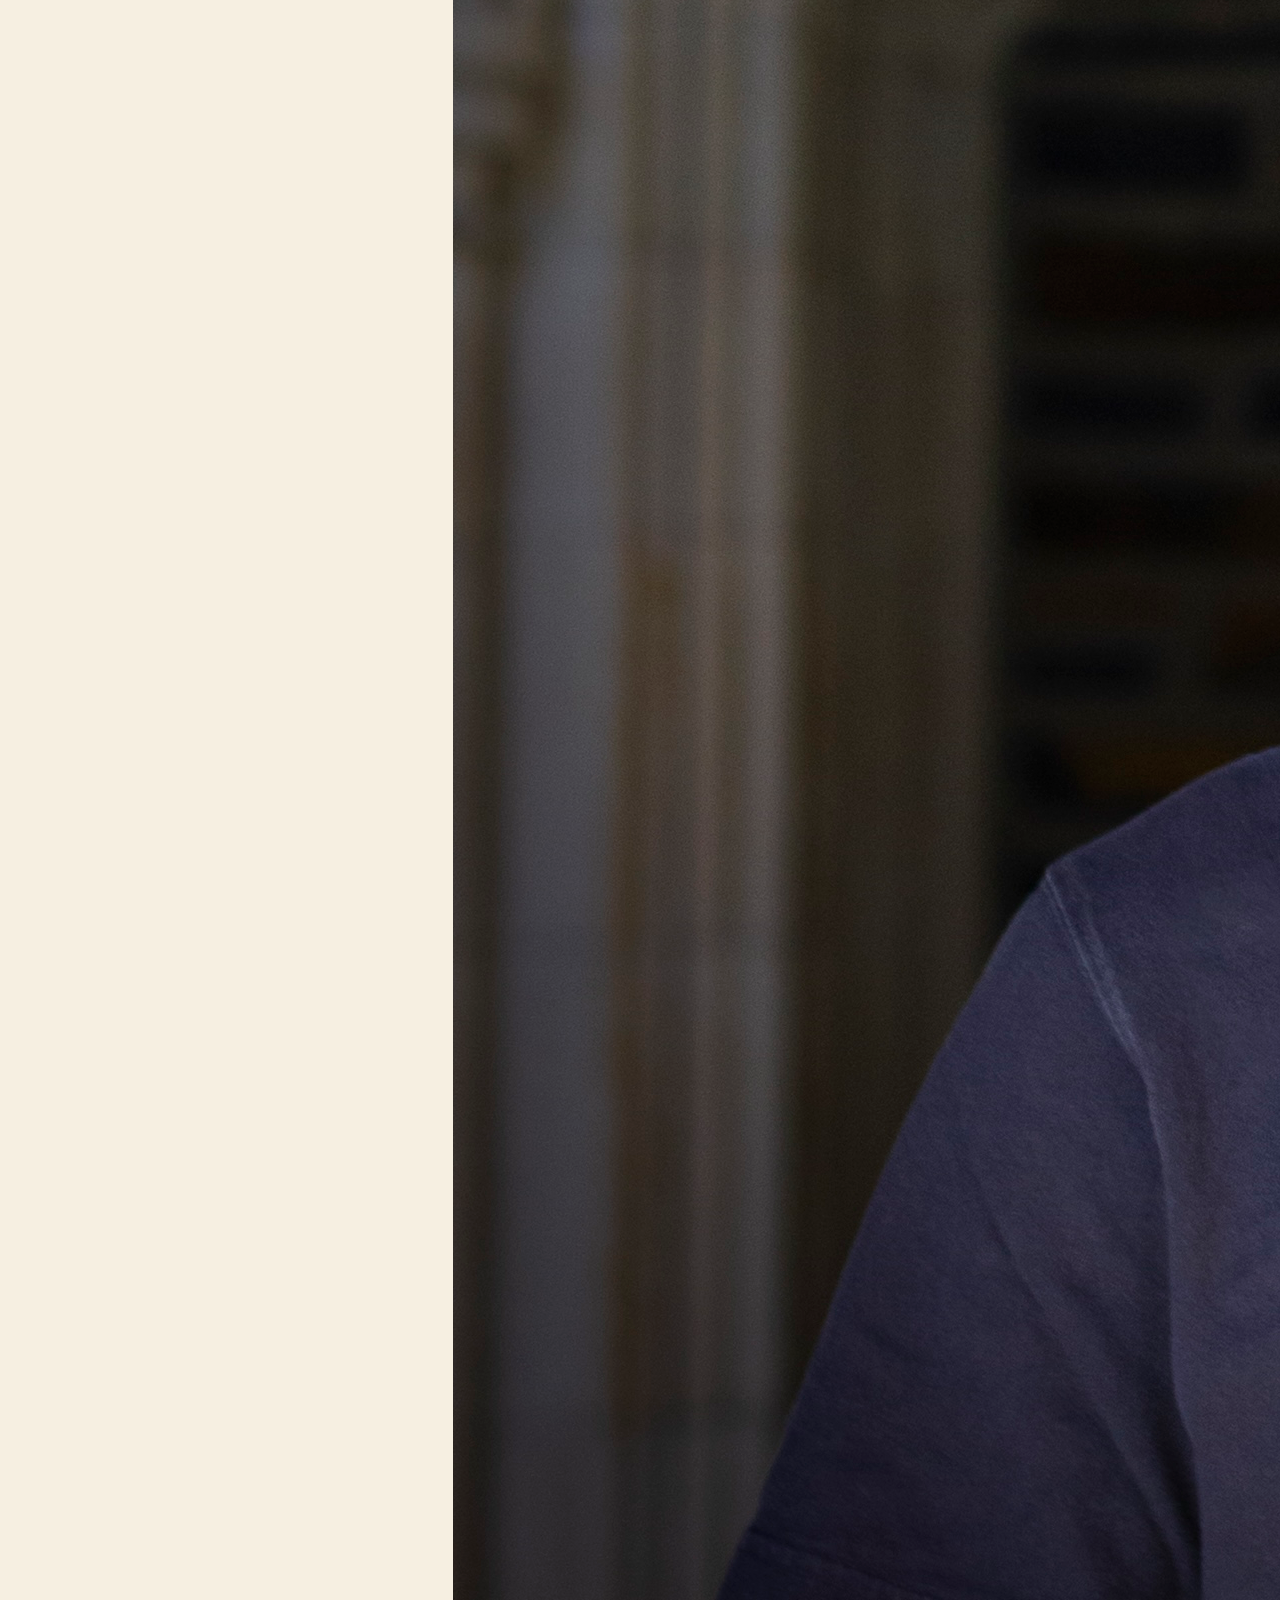
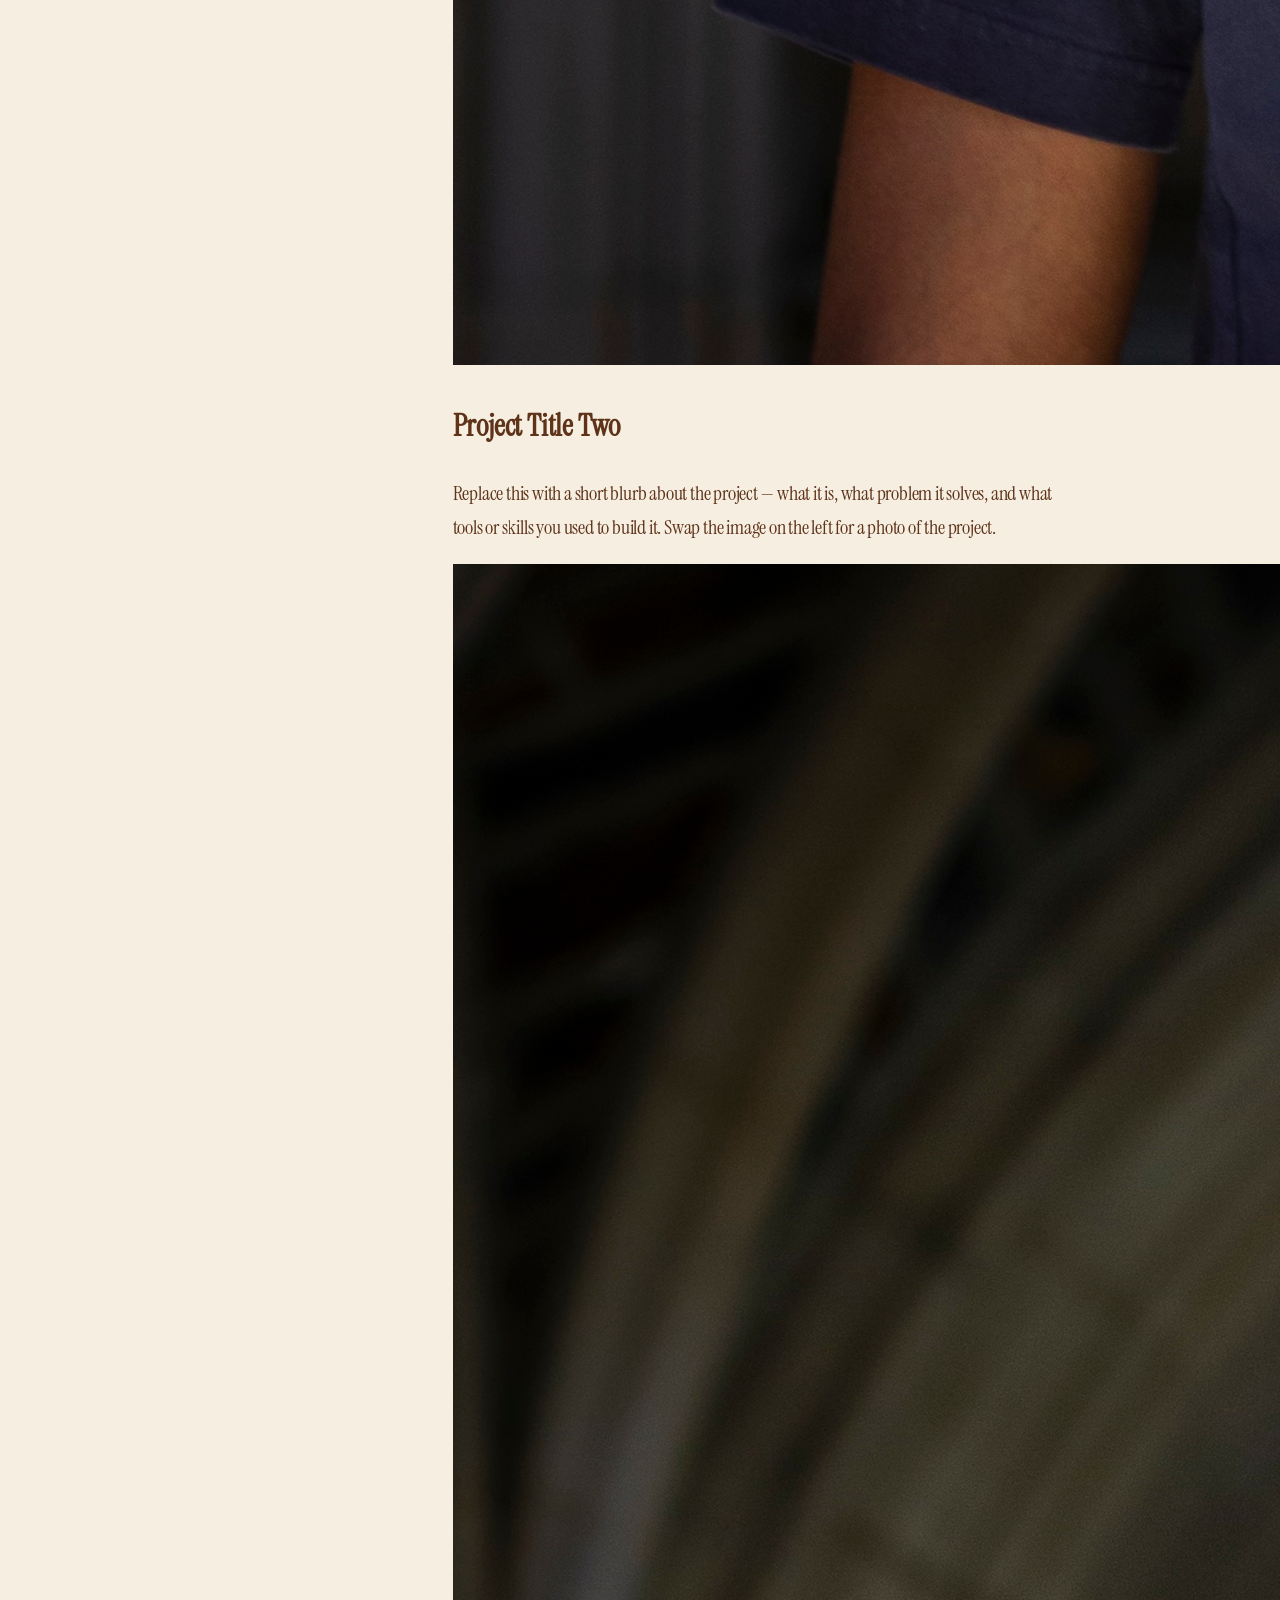
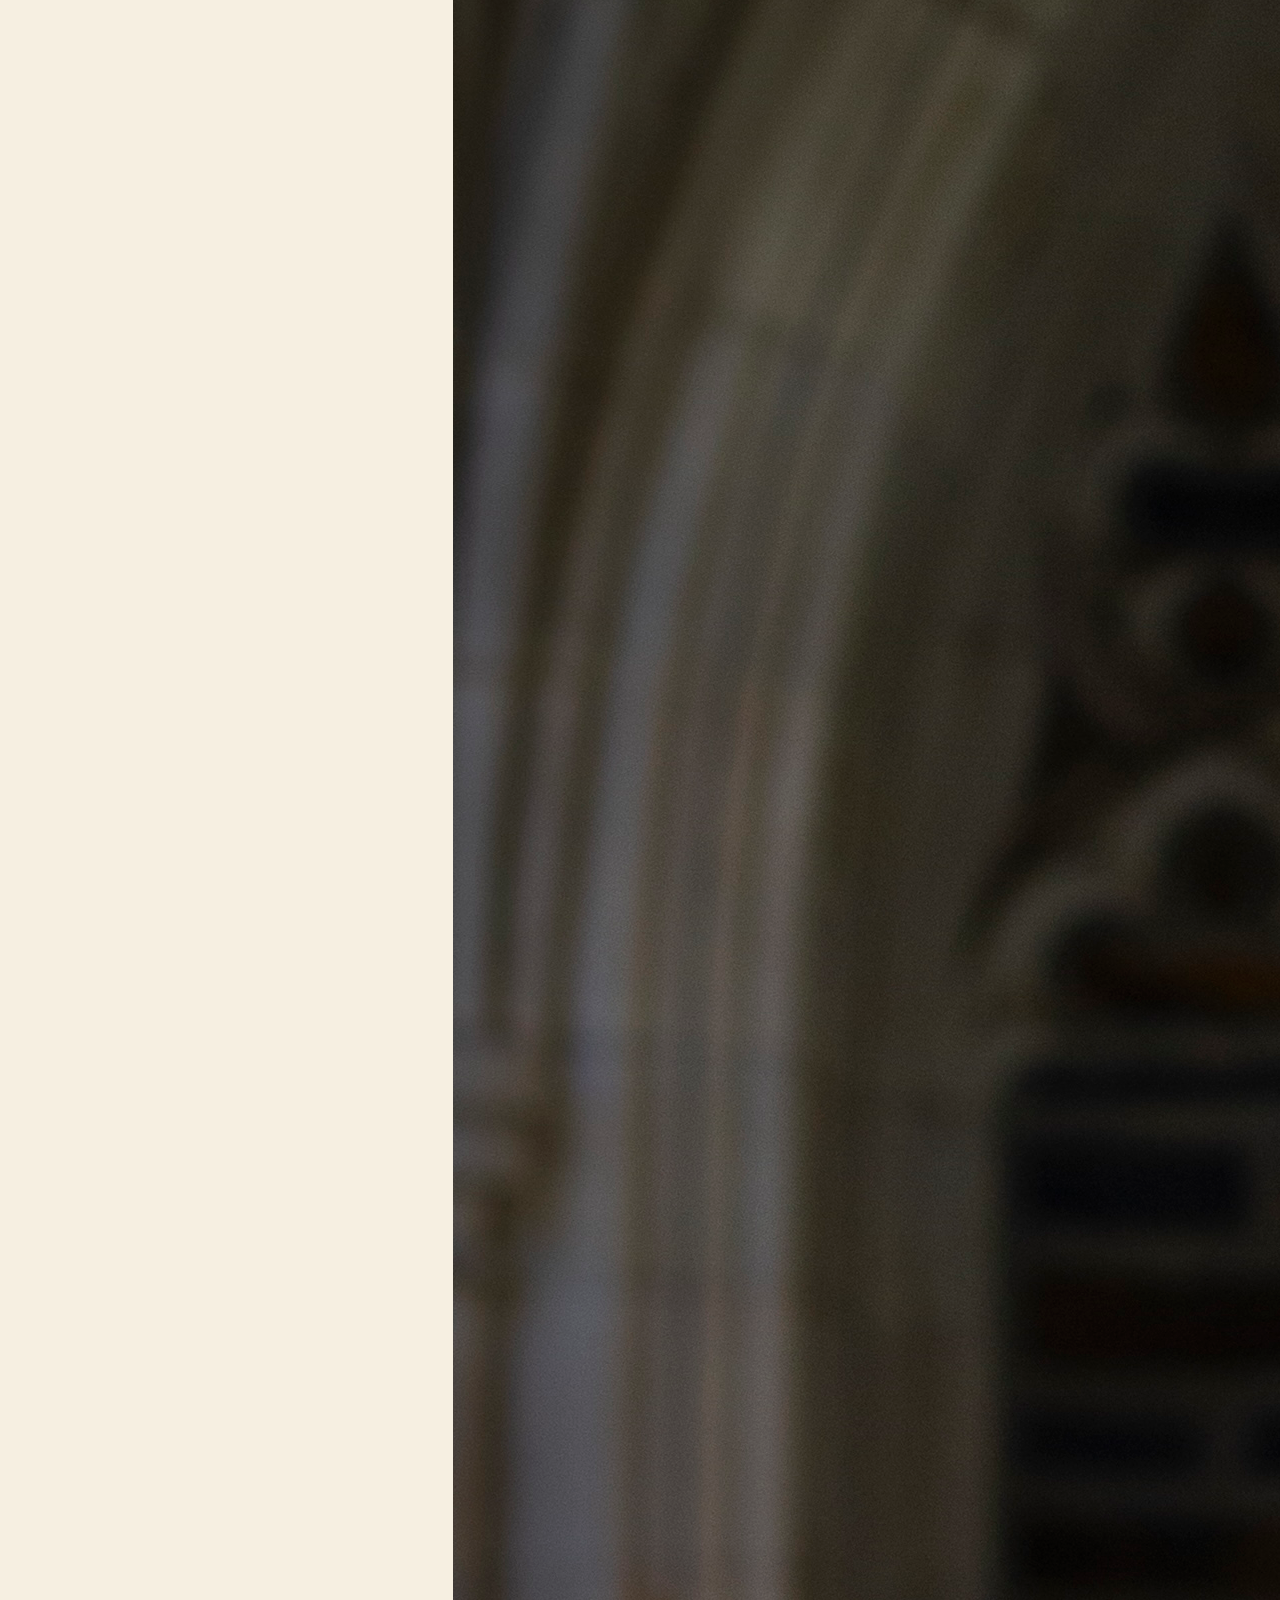
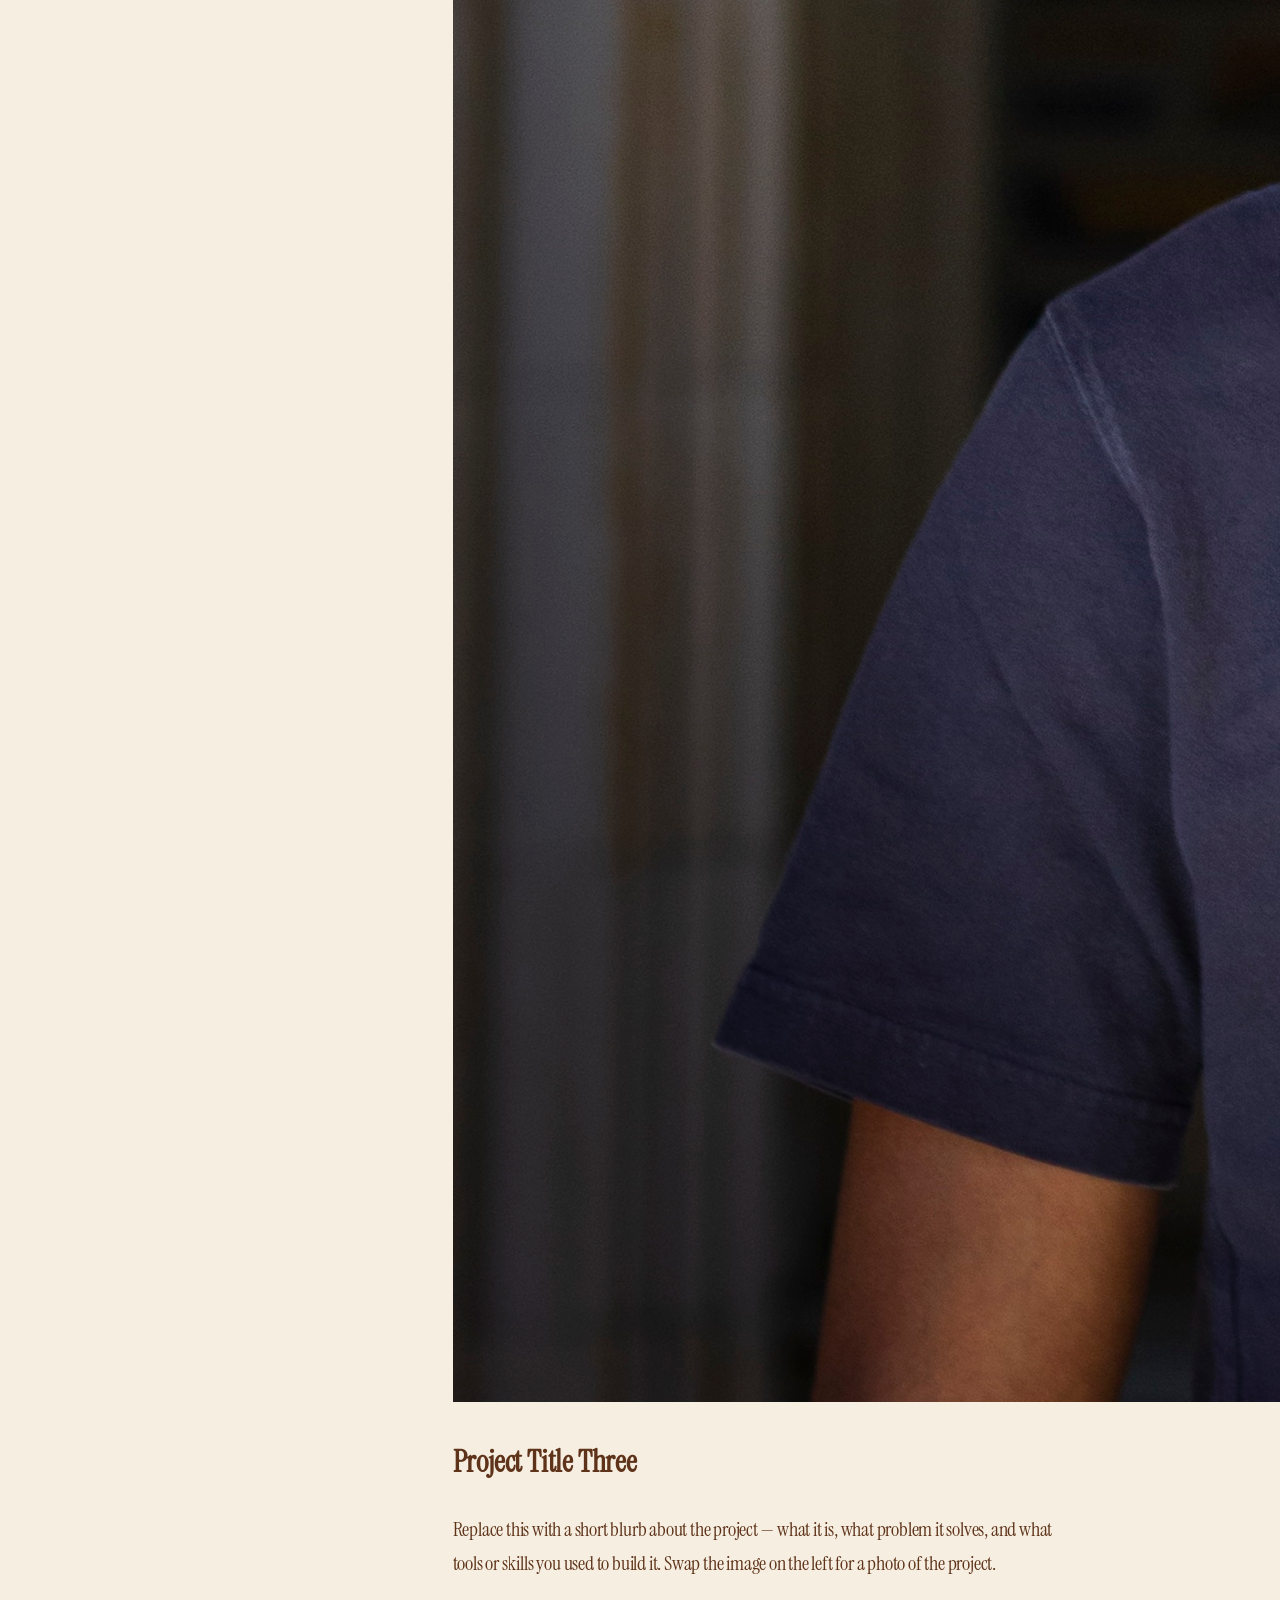
<file: portfolio.html>
<!DOCTYPE html>
<html lang="en">
<head>
    <meta charset="UTF-8">
    <meta name="viewport" content="width=device-width, initial-scale=1.0">

    <title>Portfolio — Roshan Sundaram</title>
    <meta name="description" content="Roshan Sundaram — Portfolio of projects.">

    <script>
        (function () {
            try {
                var saved = localStorage.getItem("theme");
                if (saved === "light" || saved === "dark") {
                    document.documentElement.setAttribute("data-theme", saved);
                }
            } catch (e) {}
        })();
    </script>

    <link rel="stylesheet" href="style.css">
    <script src="theme.js" defer></script>
</head>

<body>

    <main>

        <div class="content-layout">

            <aside class="identity">

                <div class="headshot-spacer" aria-hidden="true"></div>

                <div class="vertical-name">
                    <h1>Portfolio</h1>
                </div>

                <nav class="site-nav">
                    <a href="index.html">About</a>
                    <a href="photography.html">Photography</a>
                </nav>

                <button class="theme-toggle" type="button" aria-label="Switch to dark theme">
                    <span class="theme-toggle-icon" aria-hidden="true">☾</span>
                </button>

            </aside>

            <section class="portfolio-list">

                <div class="portfolio-item">

                    <img
                        src="Photo.jpg"
                        alt="Project one placeholder"
                        class="portfolio-image"
                    >

                    <div class="portfolio-text">
                        <h2>Project Title One</h2>
                        <p>
                            Replace this with a short blurb about the project — what it is,
                            what problem it solves, and what tools or skills you used to build it.
                            Swap the image on the left for a photo of the project.
                        </p>
                    </div>

                </div>

                <div class="portfolio-item">

                    <img
                        src="Photo.jpg"
                        alt="Project two placeholder"
                        class="portfolio-image"
                    >

                    <div class="portfolio-text">
                        <h2>Project Title Two</h2>
                        <p>
                            Replace this with a short blurb about the project — what it is,
                            what problem it solves, and what tools or skills you used to build it.
                            Swap the image on the left for a photo of the project.
                        </p>
                    </div>

                </div>

                <div class="portfolio-item">

                    <img
                        src="Photo.jpg"
                        alt="Project three placeholder"
                        class="portfolio-image"
                    >

                    <div class="portfolio-text">
                        <h2>Project Title Three</h2>
                        <p>
                            Replace this with a short blurb about the project — what it is,
                            what problem it solves, and what tools or skills you used to build it.
                            Swap the image on the left for a photo of the project.
                        </p>
                    </div>

                </div>

            </section>

        </div>

    </main>

</body>
</html>
</file>
<file: style.css>
/* @import url('https://fonts.googleapis.com/css2?family=DM+Sans:wght@400;500&family=Instrument+Serif:ital@0;1&family=Playfair+Display:wght@500;600&display=swap'); */
@import url('https://fonts.googleapis.com/css2?family=Instrument+Serif&display=swap');


/* =================================
   THEME
   Portable dark-mode pattern: light values live on bare
   :root. Dark values are defined twice — once inside a
   prefers-color-scheme media query (automatic, system-driven)
   and once under :root[data-theme="dark"] (manual override,
   set by theme.js and persisted to localStorage). The media
   query is guarded by :not([data-theme="light"]) so a manual
   "light" choice can override a dark system preference too.
   To reuse on another site: copy this whole block, swap the
   six hex values per theme, and drop in theme.js + a
   .theme-toggle button.
   ================================= */

:root {
    --background: #f6efe1;
    --text: #5e331a;
    --muted: #3f3429;
    --accent: #a12d10;
    --line: #d8cfc2;
    --link: #0f0156;
}


@media (prefers-color-scheme: dark) {
    :root:not([data-theme="light"]) {
        --background: #241420;
        --text: #ecdfc8;
        --muted: #cabaa0;
        --accent: #d3a15c;
        --line: #4a3345;
        --link: #cbb9e8;
    }
}


:root[data-theme="dark"] {
    --background: #241420;
    --text: #ecdfc8;
    --muted: #cabaa0;
    --accent: #d3a15c;
    --line: #4a3345;
    --link: #cbb9e8;
}


* {
    box-sizing: border-box;

    transition: background-color 0.25s ease, color 0.25s ease, border-color 0.25s ease;
}


html {
    scroll-behavior: smooth;
}


body {
    margin: 0;

    background: var(--background);
    color: var(--text);

    font-family: "Instrument Serif", serif;
    line-height: 1.7;
    font-size: 20px;
    letter-spacing: -0.01em;

    -webkit-font-smoothing: antialiased;
}


/* =================================
   PAGE
   ================================= */

main {
    width: min(100% - 40px, 900px);

    margin: 0 auto;

    padding: 90px 0 60px;
}


/* =================================
   MAIN TWO-COLUMN LAYOUT
   ================================= */

.content-layout {
    display: grid;

    /*
       Left column = photo + rotated title + nav
       Right column = page content
    */
    grid-template-columns: 170px minmax(0, 600px);

    column-gap: 55px;

    width: 825px;
    max-width: 100%;

    margin: 0 auto;

    align-items: start;
}


/* =================================
   LEFT IDENTITY COLUMN
   ================================= */

.identity {
    width: 150px;

    display: flex;
    flex-direction: column;
    align-items: center;

    position: sticky;
    top: 80px;
}


/* =================================
   SITE NAV — sits below the rotated title
   ================================= */

.site-nav {
    display: flex;
    flex-direction: column;
    align-items: center;

    gap: 14px;

    margin-top: 70px;
}


.site-nav a {
    color: var(--muted);

    font-family: "Instrument Serif", serif;
    font-size: 20px;

    text-decoration: none;

    letter-spacing: 0.02em;

    border-bottom: 1px solid transparent;

    padding-bottom: 2px;
}


.site-nav a:hover {
    color: var(--accent);
}


.site-nav a.active {
    color: var(--accent);
    border-bottom-color: var(--accent);
}


/* =================================
   THEME TOGGLE — sits below the nav
   ================================= */

.theme-toggle {
    margin-top: 28px;

    width: 34px;
    height: 34px;

    display: flex;
    align-items: center;
    justify-content: center;

    background: transparent;
    border: 1px solid var(--line);
    border-radius: 50%;

    color: var(--muted);
    font-size: 15px;
    line-height: 1;

    cursor: pointer;
}


.theme-toggle:hover {
    color: var(--accent);
    border-color: var(--accent);
}


/* =================================
   HEADSHOT
   ================================= */

.headshot {
    display: block;

    width: 170px;
    height: 230px;

    object-fit: cover;

    border-radius: 0;

    /* More space between photo and name */
    margin: 0 0 80px;

    filter: sepia(8%);
}


/* Reserves the same vertical space as .headshot on pages
   that don't have one, so the nav lands in the same spot
   on every page */
.headshot-spacer {
    height: 230px;
    margin: 0 0 80px;
}


/* =================================
   VERTICAL NAME
   ================================= */

.vertical-name {
    width: 150px;
    height: 350px;

    display: flex;

    align-items: center;
    justify-content: center;

    overflow: visible;
}


.vertical-name h1 {
    margin: 0;

    color: var(--accent);

    font-family: "Instrument Serif", serif;

    /* Larger name */
    font-size: 70px;

    font-weight: 400;

    line-height: 1;

    letter-spacing: -0.01em;

    white-space: nowrap;

    /* Reads from bottom to top */
    transform: rotate(-90deg);
}

/* =================================
   BIOGRAPHY
   ================================= */

.bio {
    width: 100%;
}


.bio p {
    margin: 0 0 30px;

    color: var(--muted);

    font-size: inherit;

    line-height: 1.8;

    text-align: justify;

    text-justify: inter-word;
}



.bio a {
    color: var(--muted);

    text-decoration: underline;
}


.bio a:hover {
    text-decoration: none;
}


/* =================================
   BUILD
   ================================= */

.build-list {
    display: flex;
    flex-direction: column;

    width: 100%;

    gap: 60px;
}


.build-item {
    display: grid;

    grid-template-columns: 200px minmax(0, 1fr);

    column-gap: 28px;

    align-items: start;
}


.build-image {
    display: block;

    width: 100%;
    height: 220px;

    object-fit: cover;

    filter: sepia(8%);
}


.build-text h2 {
    margin: 0 0 12px;

    color: var(--accent);

    font-family: "Instrument Serif", serif;
    font-size: 32px;
    font-weight: 400;
}


.build-text p {
    margin: 0;

    color: var(--muted);

    font-size: inherit;
    line-height: 1.8;

    text-align: justify;
    text-justify: inter-word;
}


/* =================================
   PICTURE
   ================================= */

.picture-list {
    display: flex;
    flex-direction: column;

    width: 100%;

    gap: 90px;
}


.picture-block {
    display: flex;
    flex-direction: column;

    align-items: center;
}


.picture-image {
    /* Most of these are portrait-orientation shots, so scale
       to fit within the column/viewport without cropping —
       whichever of width or height binds first wins */
    display: block;

    width: auto;
    max-width: 100%;

    height: auto;
    max-height: 80vh;

    filter: sepia(8%);
}


.picture-caption {
    margin: 18px 0 0;

    color: var(--muted);

    font-family: "Instrument Serif", serif;
    font-style: italic;
    font-size: 18px;

    text-align: center;
}


/* =================================
   MOBILE
   ================================= */

@media (max-width: 1000px) {

    main {
        width: calc(100% - 32px);
        padding: 55px 0 45px;
    }


    /* ==============================
       MOBILE NAV
       ============================== */

    .site-nav {
        flex-direction: row;
        justify-content: center;

        gap: 24px;

        margin-top: 20px;
    }


    .site-nav a {
        font-size: 16px;
    }


    /* .theme-toggle is display:flex (a block-level box), so
       .identity's text-align:center doesn't reach it — it
       needs its own auto margins to actually center */
    .theme-toggle {
        margin: 20px auto 0;
    }


    /* ==============================
       MOBILE BUILD
       ============================== */

    .build-list {
        gap: 45px;
    }


    .build-item {
        display: flex;
        flex-direction: column;

        gap: 18px;
    }


    .build-image {
        height: auto;

        aspect-ratio: 4 / 3;
    }


    /* ==============================
       MOBILE PICTURE
       ============================== */

    .picture-list {
        gap: 55px;
    }


    /* Stack everything vertically */

    .content-layout {
        display: flex;
        flex-direction: column;

        width: 100%;
        gap: 35px;
    }


    /* ==============================
       MOBILE HEADER
       ============================== */

    .identity {
        width: 100%;

        position: static;

        display: block;

        text-align: center;
    }


    /* Hide photo completely */

    .headshot,
    .headshot-spacer {
        display: none;
    }


    /* Remove the desktop vertical-name box */

    .vertical-name {
        width: 100%;
        height: auto;

        display: block;
    }


    /* Horizontal name */

    .vertical-name h1 {
        margin: 0;

        color: var(--accent);

        font-family: "Instrument Serif", serif;

        font-size: clamp(40px, 12vw, 58px);

        font-weight: 400;

        line-height: 1.05;

        letter-spacing: -0.01em;

        white-space: normal;

        transform: none;
    }


    /* ==============================
       MOBILE BODY
       ============================== */

    .bio {
        width: 100%;
    }


    .bio p {
        margin-bottom: 28px;

        font-size: inherit;

        line-height: 1.8;

        text-align: left;
    }

}
</file>
